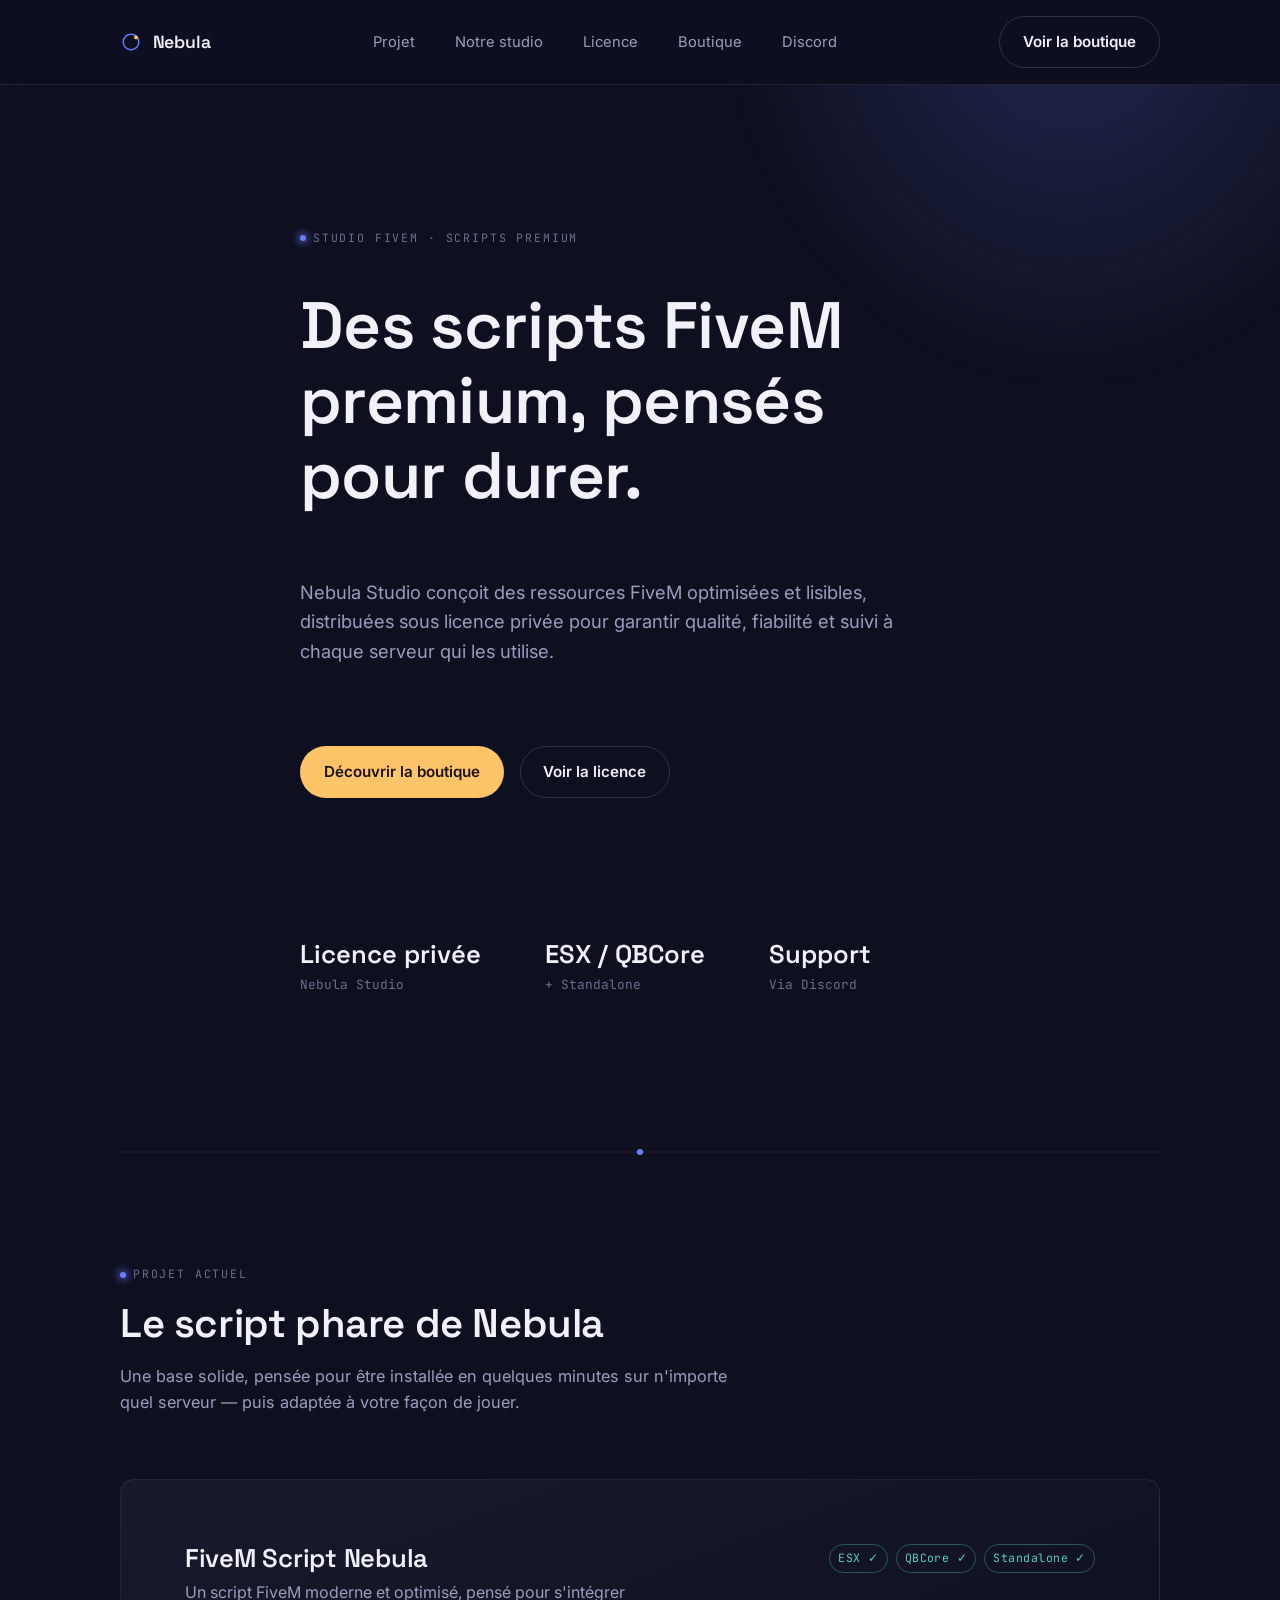
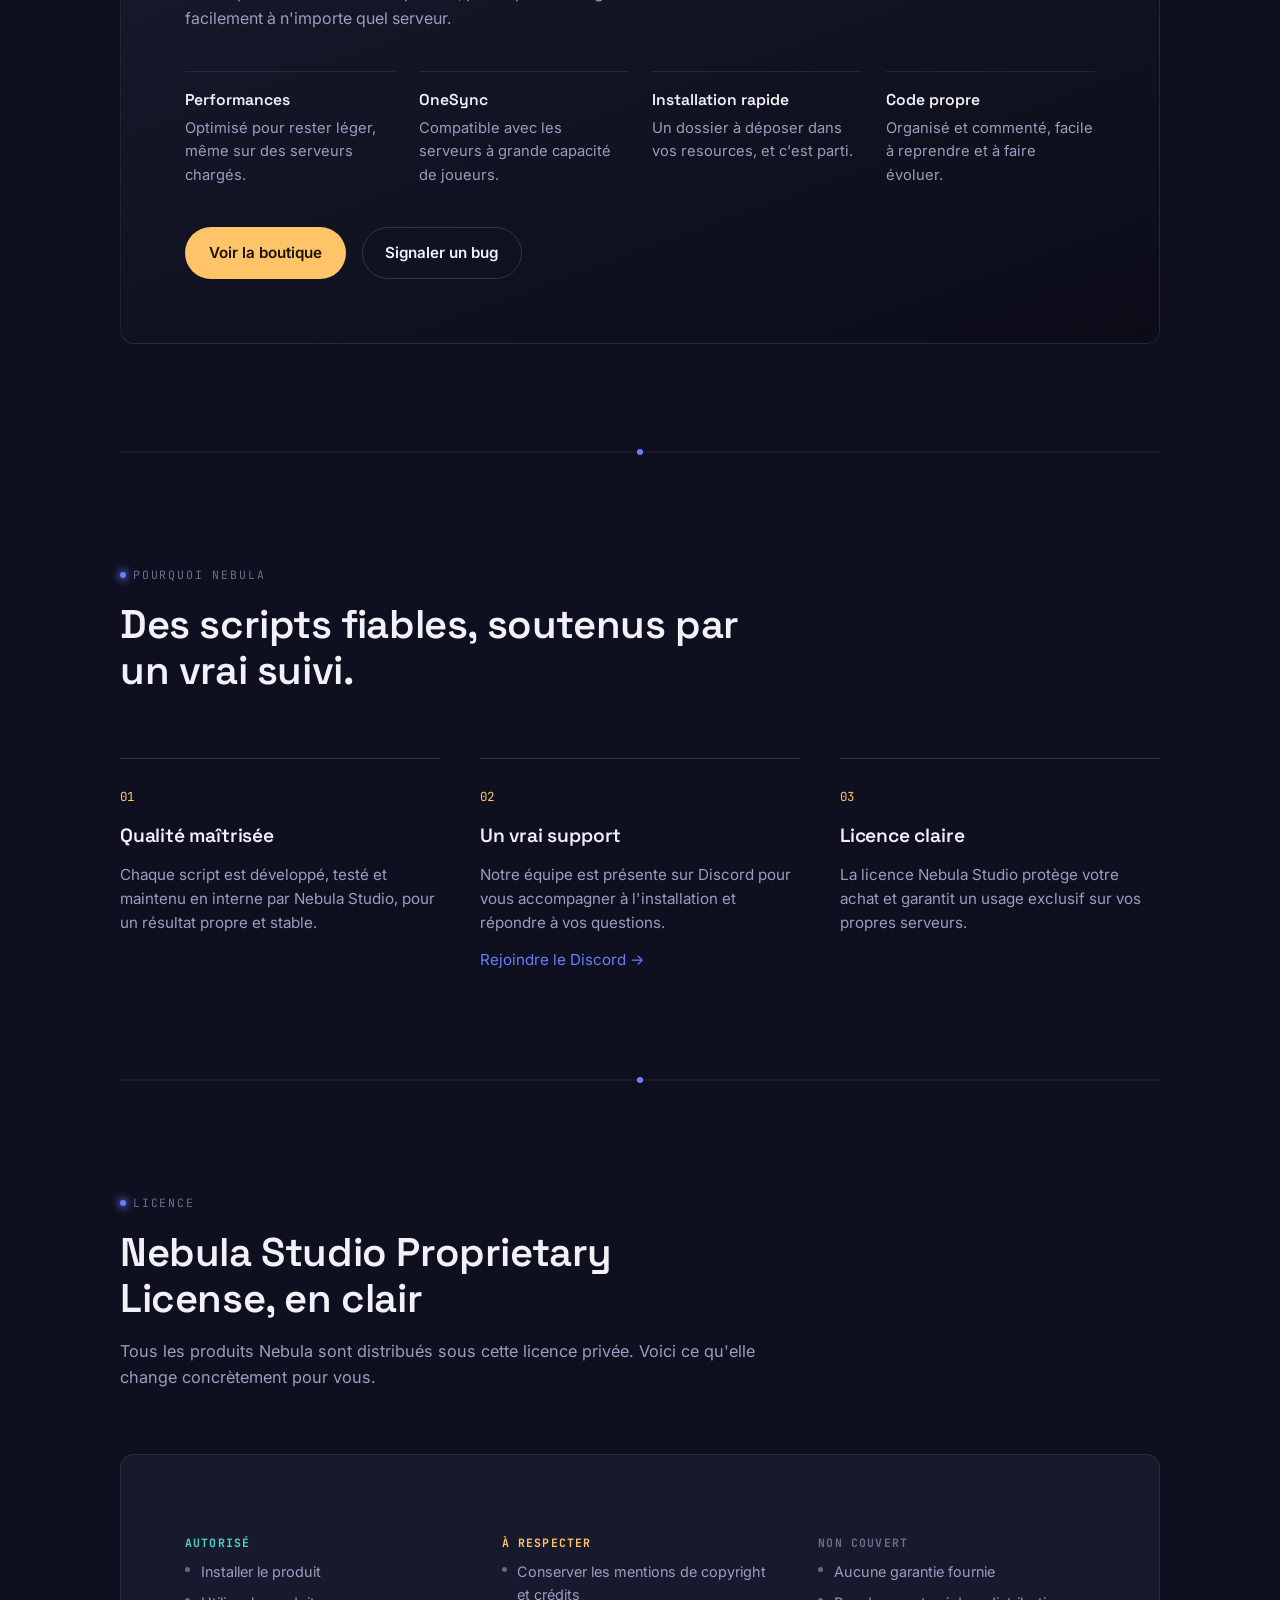
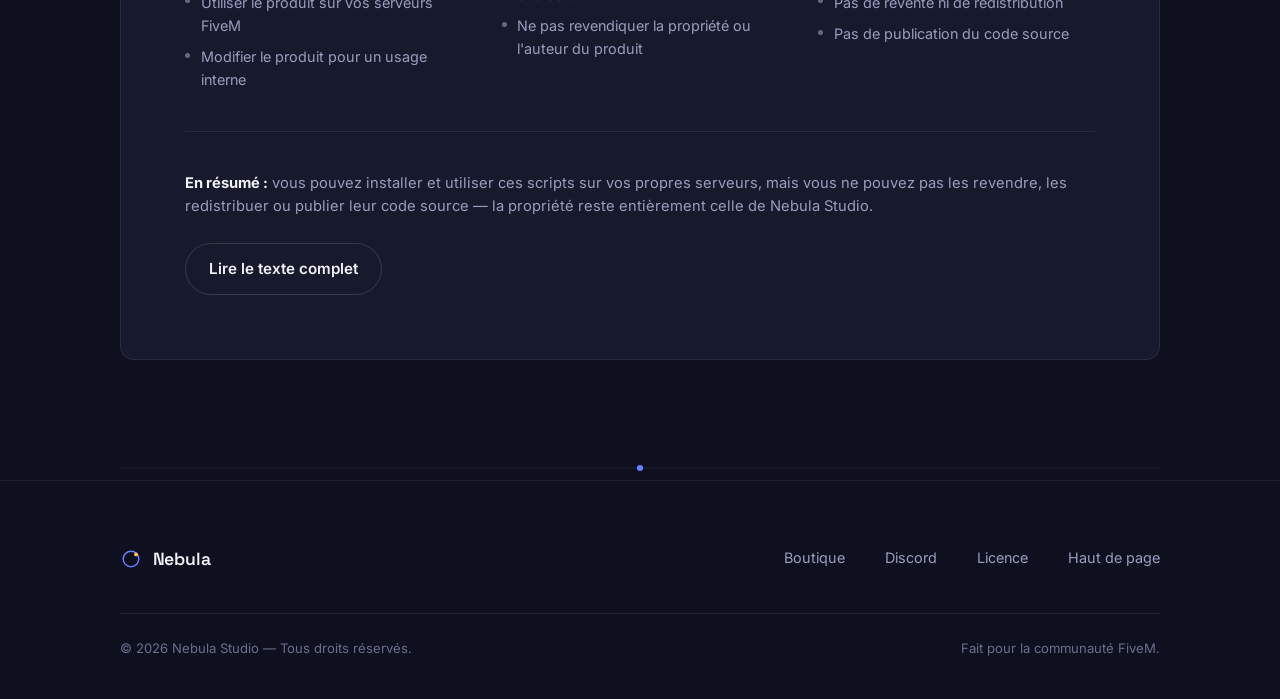
<file: index.html>
<!DOCTYPE html>
<html lang="fr">
<head>
<meta charset="UTF-8">
<meta name="viewport" content="width=device-width, initial-scale=1.0">
<title>Nebula — Scripts FiveM premium</title>
<meta name="description" content="Nebula Studio développe des scripts FiveM premium, optimisés et distribués sous licence privée.">
<link rel="stylesheet" href="style.css">
</head>
<script src="main.js"></script>
<body>

<nav class="nav">
  <div class="wrap">
    <a href="#top" class="brand">
      <svg class="brand-mark" viewBox="0 0 24 24" aria-hidden="true">
        <circle cx="12" cy="12" r="8.5" fill="none" stroke="#6C7CFF" stroke-width="1.6"/>
        <circle cx="17.5" cy="7" r="2.1" fill="#FFC468"/>
      </svg>
      Nebula
    </a>
    <ul class="nav-links">
      <li><a href="#projet">Projet</a></li>
      <li><a href="#pourquoi">Notre studio</a></li>
      <li><a href="#licence">Licence</a></li>
      <li><a href="boutique.html">Boutique</a></li>
      <li><a href="https://discord.gg/nBd8UN7vT" target="_blank" rel="noopener">Discord</a></li>
    </ul>
    <div class="nav-actions">
      <a class="btn btn-ghost" href="boutique.html">Voir la boutique</a>
    </div>
    <button class="nav-toggle" aria-label="Menu">☰</button>
  </div>
</nav>

<header class="hero" id="top">
  <div class="hero-field" aria-hidden="true"></div>
  <div class="wrap hero-inner">
    <span class="eyebrow">Studio FiveM · Scripts premium</span>
    <h1>Des scripts FiveM premium, pensés pour durer.</h1>
    <p class="lede">Nebula Studio conçoit des ressources FiveM optimisées et lisibles, distribuées sous licence privée pour garantir qualité, fiabilité et suivi à chaque serveur qui les utilise.</p>
    <div class="cta-row">
      <a class="btn btn-primary" href="boutique.html">Découvrir la boutique</a>
      <a class="btn btn-ghost" href="#licence">Voir la licence</a>
    </div>
    <div class="hero-meta">
      <div><strong>Licence privée</strong>Nebula Studio</div>
      <div><strong>ESX / QBCore</strong>+ Standalone</div>
      <div><strong>Support</strong>Via Discord</div>
    </div>
  </div>
</header>

<div class="wrap">
  <div class="constellation" aria-hidden="true">
    <svg viewBox="0 0 1000 24" preserveAspectRatio="none">
      <line class="line" x1="0" y1="12" x2="1000" y2="12"/>
      <circle class="node" cx="500" cy="12" r="3"/>
    </svg>
  </div>
</div>

<section id="projet">
  <div class="wrap">
    <div class="section-head">
      <span class="eyebrow">Projet actuel</span>
      <h2>Le script phare de Nebula</h2>
      <p>Une base solide, pensée pour être installée en quelques minutes sur n'importe quel serveur — puis adaptée à votre façon de jouer.</p>
    </div>

    <div class="project-card">
      <div class="project-top">
        <div>
          <h3>FiveM Script Nebula</h3>
          <p class="project-tagline">Un script FiveM moderne et optimisé, pensé pour s'intégrer facilement à n'importe quel serveur.</p>
        </div>
        <div class="badge-row">
          <span class="badge ok">ESX ✓</span>
          <span class="badge ok">QBCore ✓</span>
          <span class="badge ok">Standalone ✓</span>
        </div>
      </div>

      <div class="feature-grid">
        <div class="feature"><strong>Performances</strong>Optimisé pour rester léger, même sur des serveurs chargés.</div>
        <div class="feature"><strong>OneSync</strong>Compatible avec les serveurs à grande capacité de joueurs.</div>
        <div class="feature"><strong>Installation rapide</strong>Un dossier à déposer dans vos resources, et c'est parti.</div>
        <div class="feature"><strong>Code propre</strong>Organisé et commenté, facile à reprendre et à faire évoluer.</div>
      </div>

      <div class="project-actions">
        <a class="btn btn-primary" href="boutique.html">Voir la boutique</a>
        <a class="btn btn-ghost" href="https://discord.gg/nBd8UN7vT" target="_blank" rel="noopener">Signaler un bug</a>
      </div>
    </div>
  </div>
</section>

<div class="wrap">
  <div class="constellation" aria-hidden="true">
    <svg viewBox="0 0 1000 24" preserveAspectRatio="none">
      <line class="line" x1="0" y1="12" x2="1000" y2="12"/>
      <circle class="node" cx="500" cy="12" r="3"/>
    </svg>
  </div>
</div>

<section id="pourquoi">
  <div class="wrap">
    <div class="section-head">
      <span class="eyebrow">Pourquoi Nebula</span>
      <h2>Des scripts fiables, soutenus par un vrai suivi.</h2>
    </div>
    <div class="values-grid">
      <div class="value-card">
        <span class="num">01</span>
        <h3>Qualité maîtrisée</h3>
        <p>Chaque script est développé, testé et maintenu en interne par Nebula Studio, pour un résultat propre et stable.</p>
      </div>
      <div class="value-card">
        <span class="num">02</span>
        <h3>Un vrai support</h3>
        <p>Notre équipe est présente sur Discord pour vous accompagner à l'installation et répondre à vos questions.</p>
        <p style="margin-top: 0.8em;"><a class="text-link" href="https://discord.gg/nBd8UN7vT" target="_blank" rel="noopener">Rejoindre le Discord →</a></p>
      </div>
      <div class="value-card">
        <span class="num">03</span>
        <h3>Licence claire</h3>
        <p>La licence Nebula Studio protège votre achat et garantit un usage exclusif sur vos propres serveurs.</p>
      </div>
    </div>
  </div>
</section>

<div class="wrap">
  <div class="constellation" aria-hidden="true">
    <svg viewBox="0 0 1000 24" preserveAspectRatio="none">
      <line class="line" x1="0" y1="12" x2="1000" y2="12"/>
      <circle class="node" cx="500" cy="12" r="3"/>
    </svg>
  </div>
</div>

<section id="licence">
  <div class="wrap">
    <div class="section-head">
      <span class="eyebrow">Licence</span>
      <h2>Nebula Studio Proprietary License, en clair</h2>
      <p>Tous les produits Nebula sont distribués sous cette licence privée. Voici ce qu'elle change concrètement pour vous.</p>
    </div>

    <div class="license-panel">
      <div class="license-cols">
        <div class="license-col permissions">
          <h4>Autorisé</h4>
          <ul>
            <li>Installer le produit</li>
            <li>Utiliser le produit sur vos serveurs FiveM</li>
            <li>Modifier le produit pour un usage interne</li>
          </ul>
        </div>
        <div class="license-col conditions">
          <h4>À respecter</h4>
          <ul>
            <li>Conserver les mentions de copyright et crédits</li>
            <li>Ne pas revendiquer la propriété ou l'auteur du produit</li>
          </ul>
        </div>
        <div class="license-col limitations">
          <h4>Non couvert</h4>
          <ul>
            <li>Aucune garantie fournie</li>
            <li>Pas de revente ni de redistribution</li>
            <li>Pas de publication du code source</li>
          </ul>
        </div>
      </div>
      <div class="license-note">
        <p><strong>En résumé :</strong> vous pouvez installer et utiliser ces scripts sur vos propres serveurs, mais vous ne pouvez pas les revendre, les redistribuer ou publier leur code source — la propriété reste entièrement celle de Nebula Studio.</p>
        <div class="project-actions" style="margin-top: 1.5rem;">
          <a class="btn btn-ghost" href="license.html">Lire le texte complet</a>
        </div>
      </div>
    </div>
  </div>
</section>

<div class="wrap">
  <div class="constellation" aria-hidden="true">
    <svg viewBox="0 0 1000 24" preserveAspectRatio="none">
      <line class="line" x1="0" y1="12" x2="1000" y2="12"/>
      <circle class="node" cx="500" cy="12" r="3"/>
    </svg>
  </div>
</div>

<footer>
  <div class="wrap">
    <div class="footer-top">
      <a href="#top" class="brand">
        <svg class="brand-mark" viewBox="0 0 24 24" aria-hidden="true">
          <circle cx="12" cy="12" r="8.5" fill="none" stroke="#6C7CFF" stroke-width="1.6"/>
          <circle cx="17.5" cy="7" r="2.1" fill="#FFC468"/>
        </svg>
        Nebula
      </a>
      <ul class="footer-links">
        <li><a href="boutique.html">Boutique</a></li>
        <li><a href="https://discord.gg/nBd8UN7vT" target="_blank" rel="noopener">Discord</a></li>
        <li><a href="#licence">Licence</a></li>
        <li><a href="#top">Haut de page</a></li>
      </ul>
    </div>
    <div class="footer-bottom">
      <span>© 2026 Nebula Studio — Tous droits réservés.</span>
      <span>Fait pour la communauté FiveM.</span>
    </div>
  </div>
</footer>

<script src="main.js"></script>
</body>
</html>
</file>
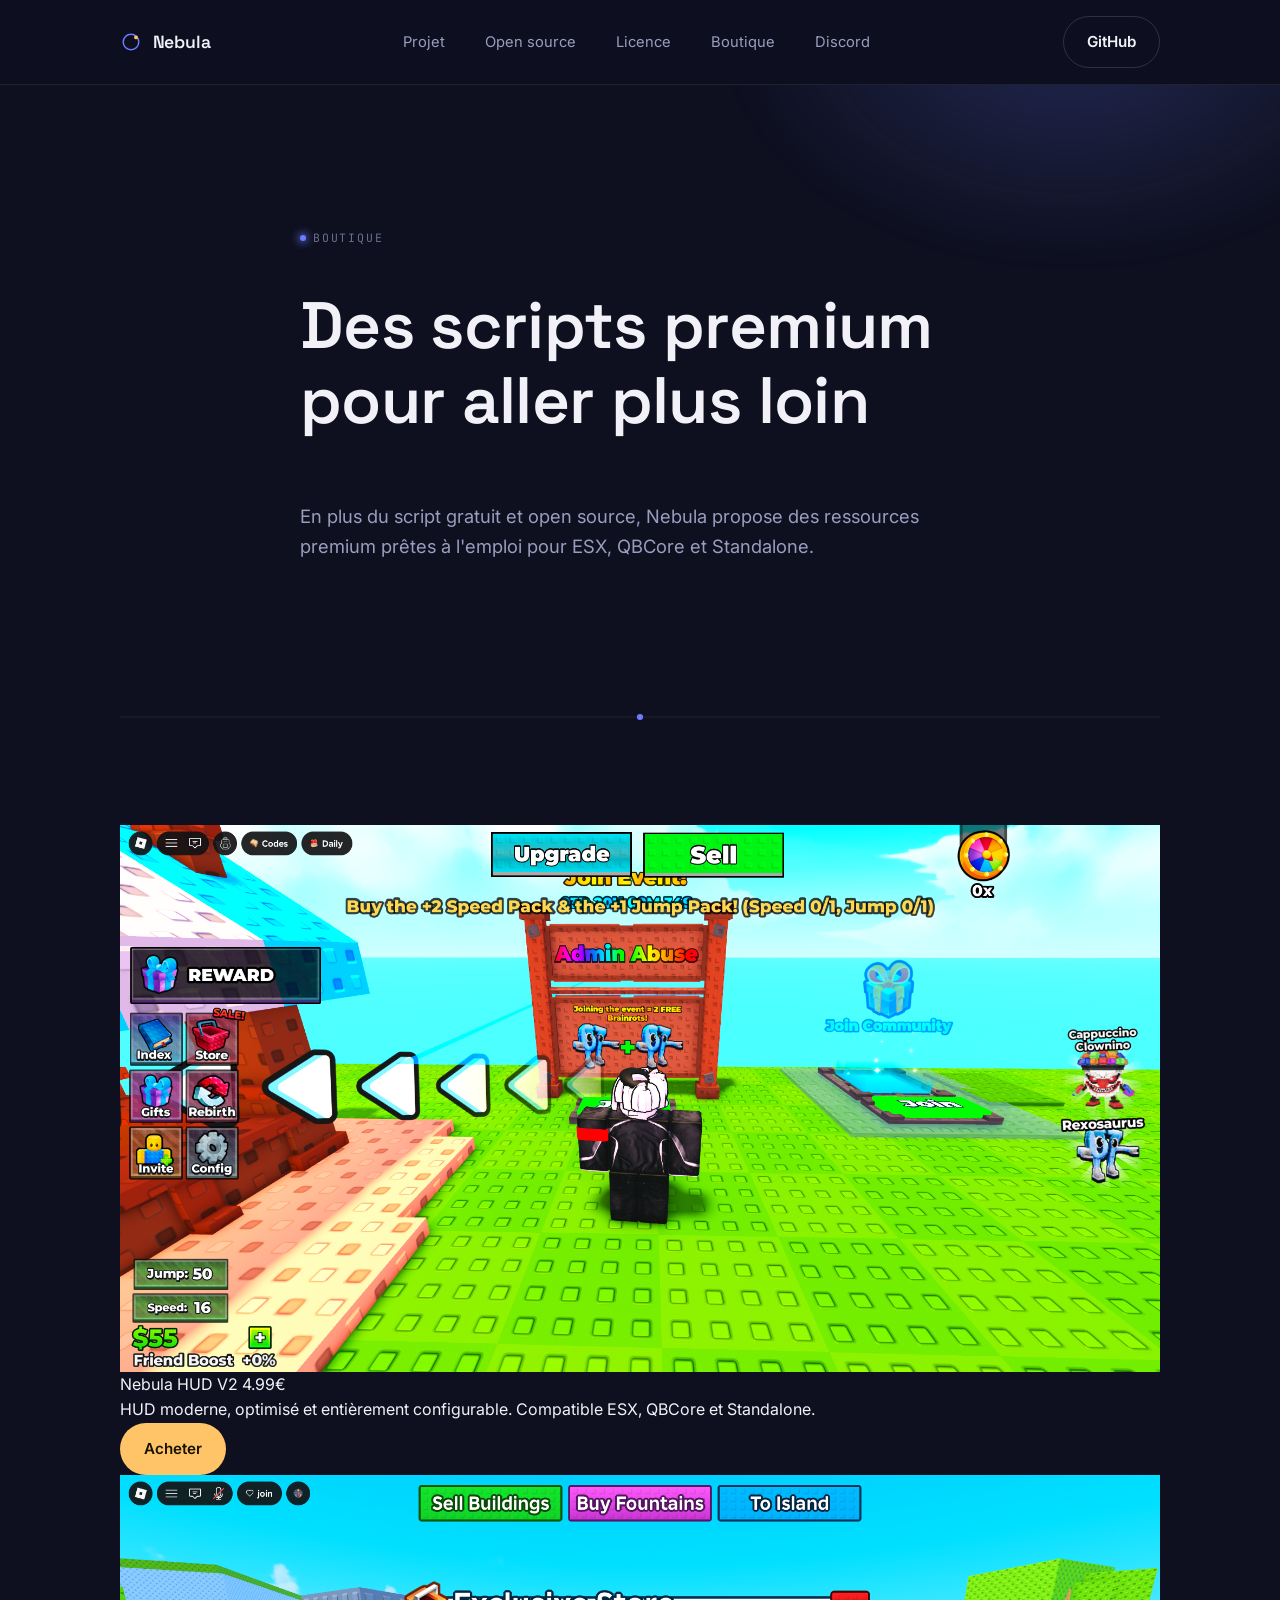
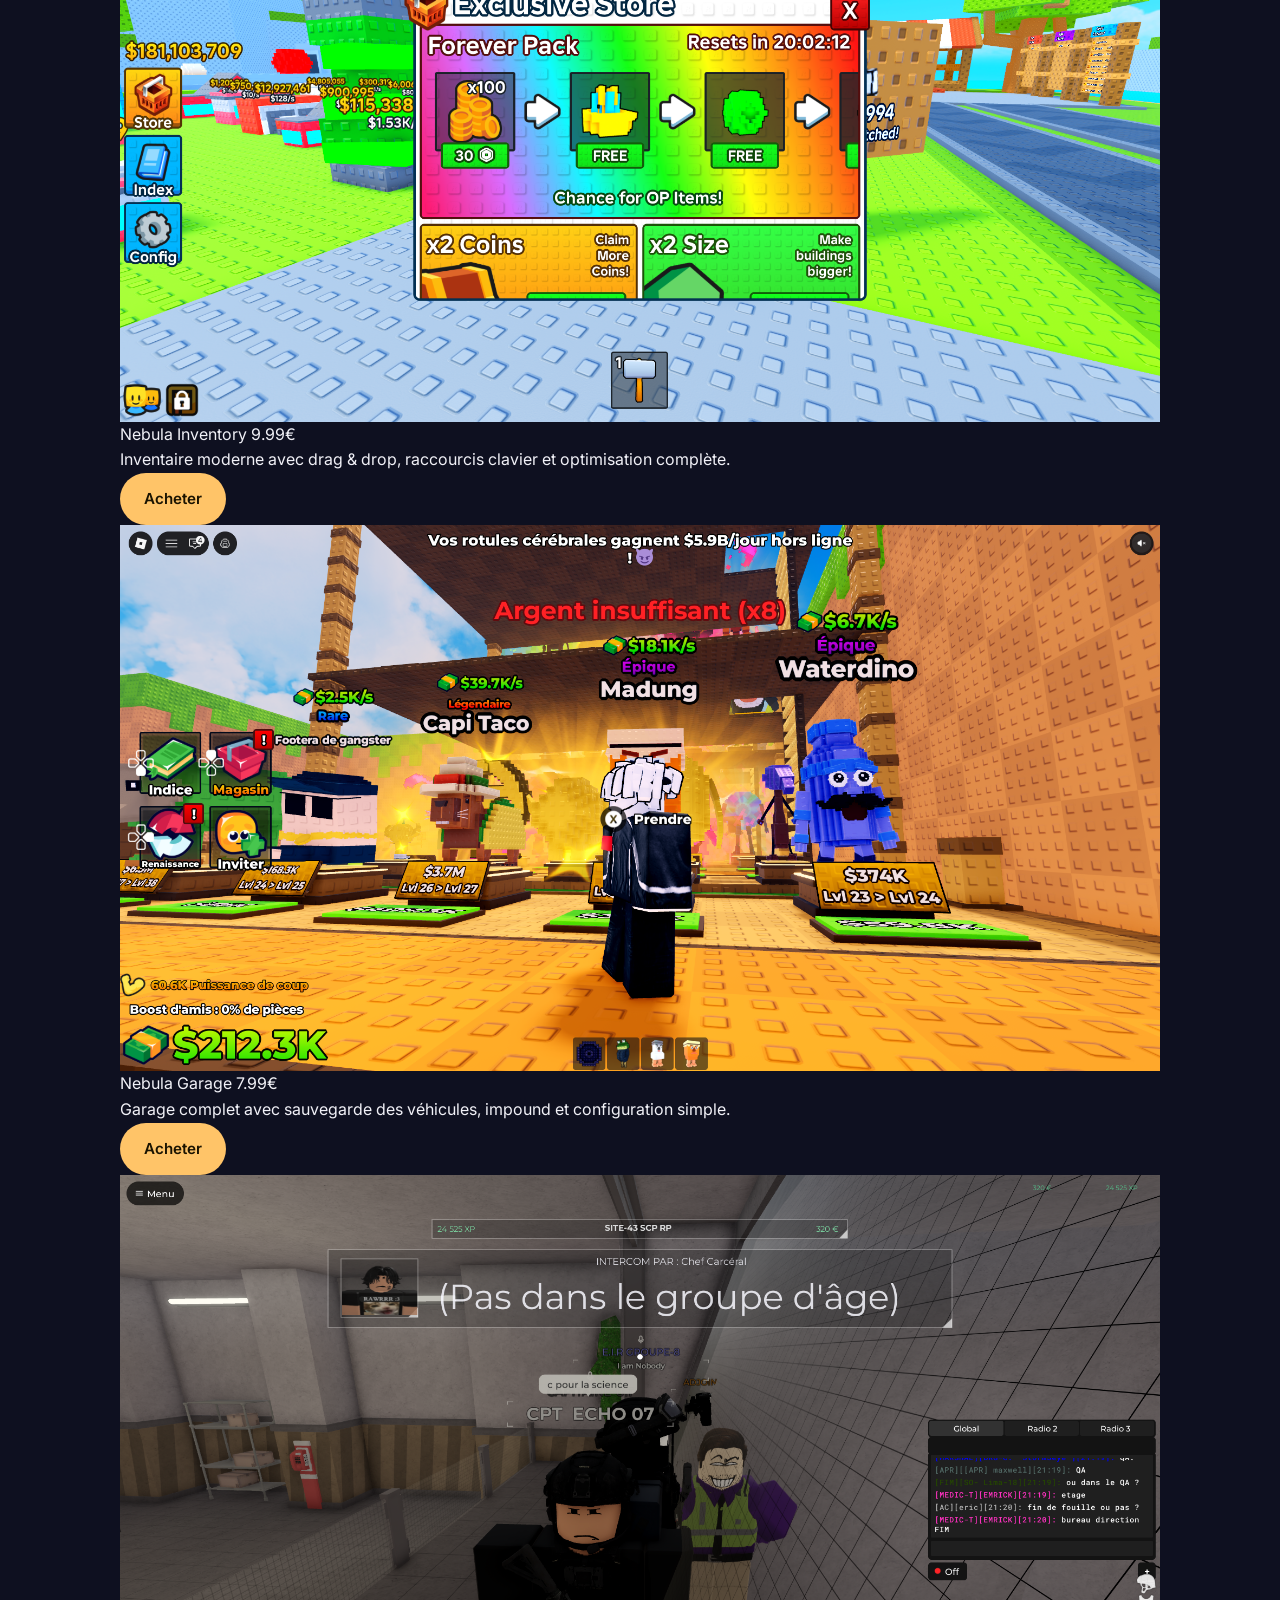
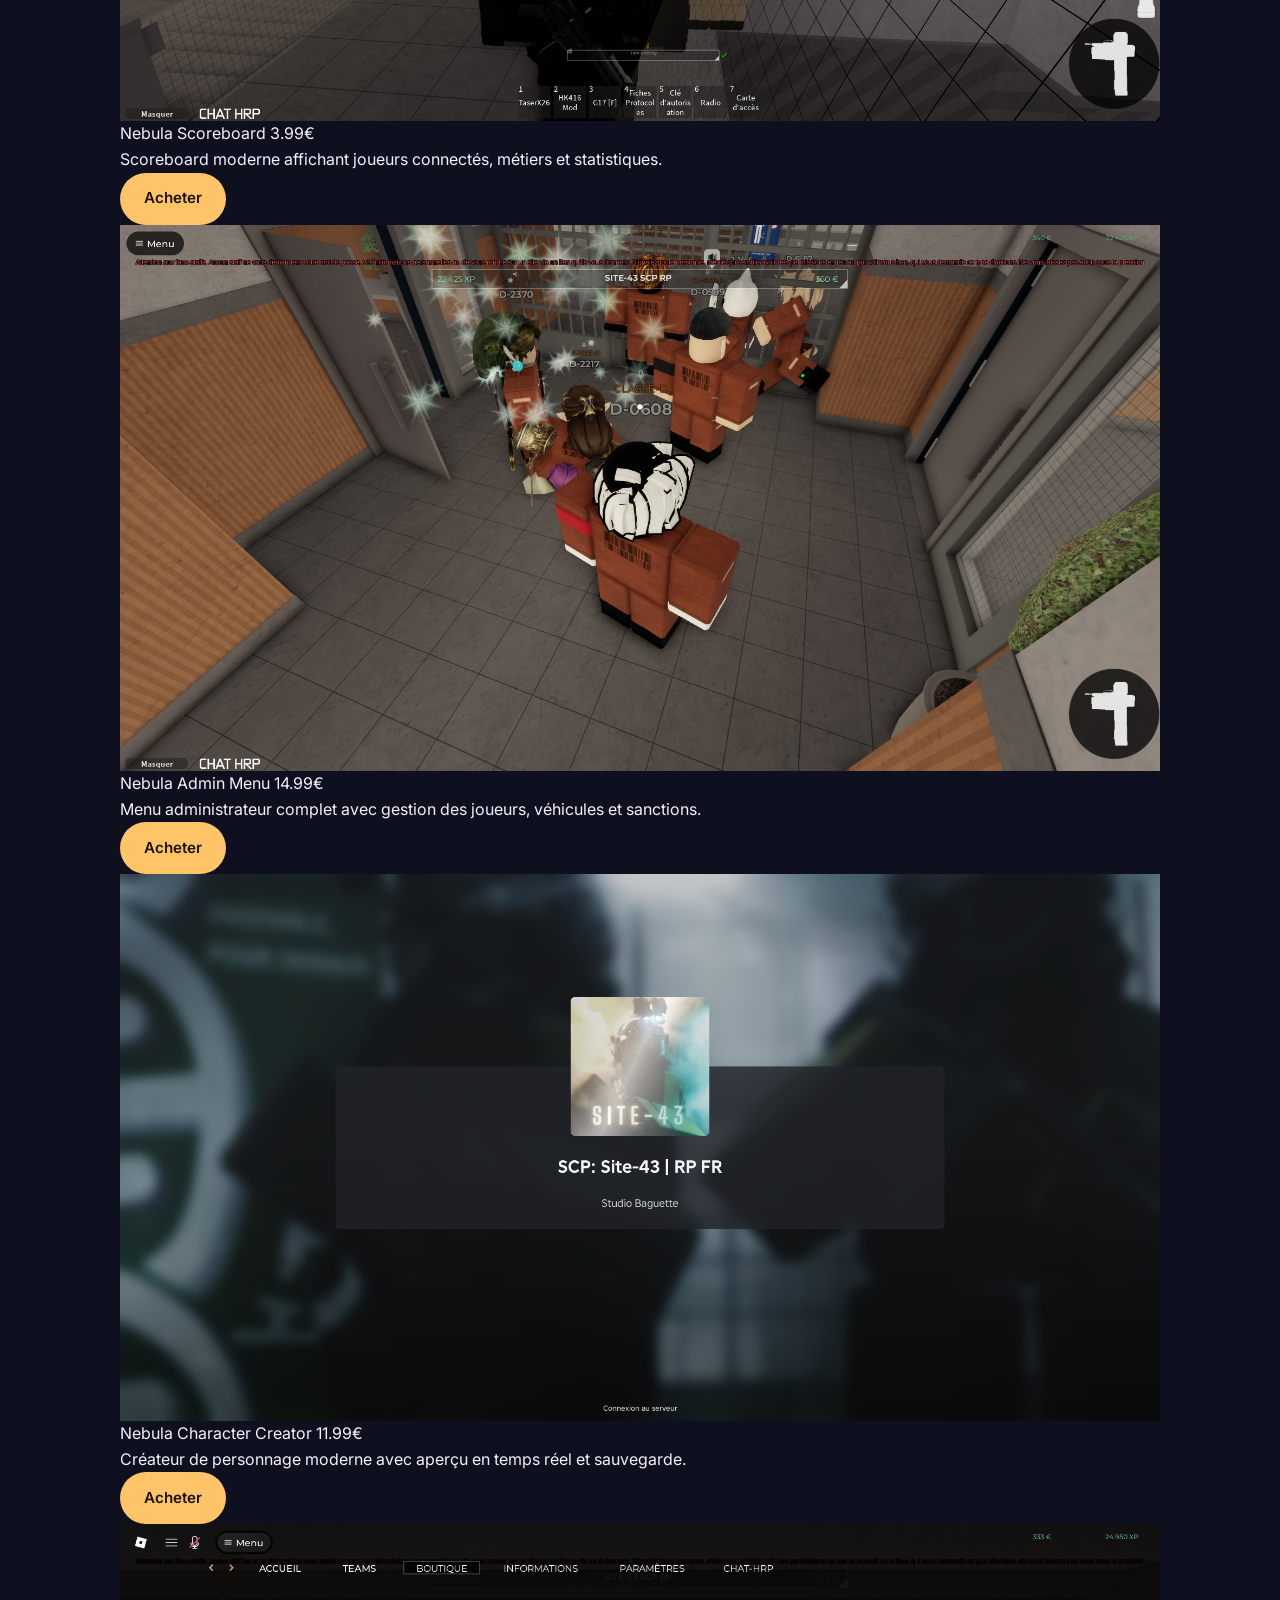
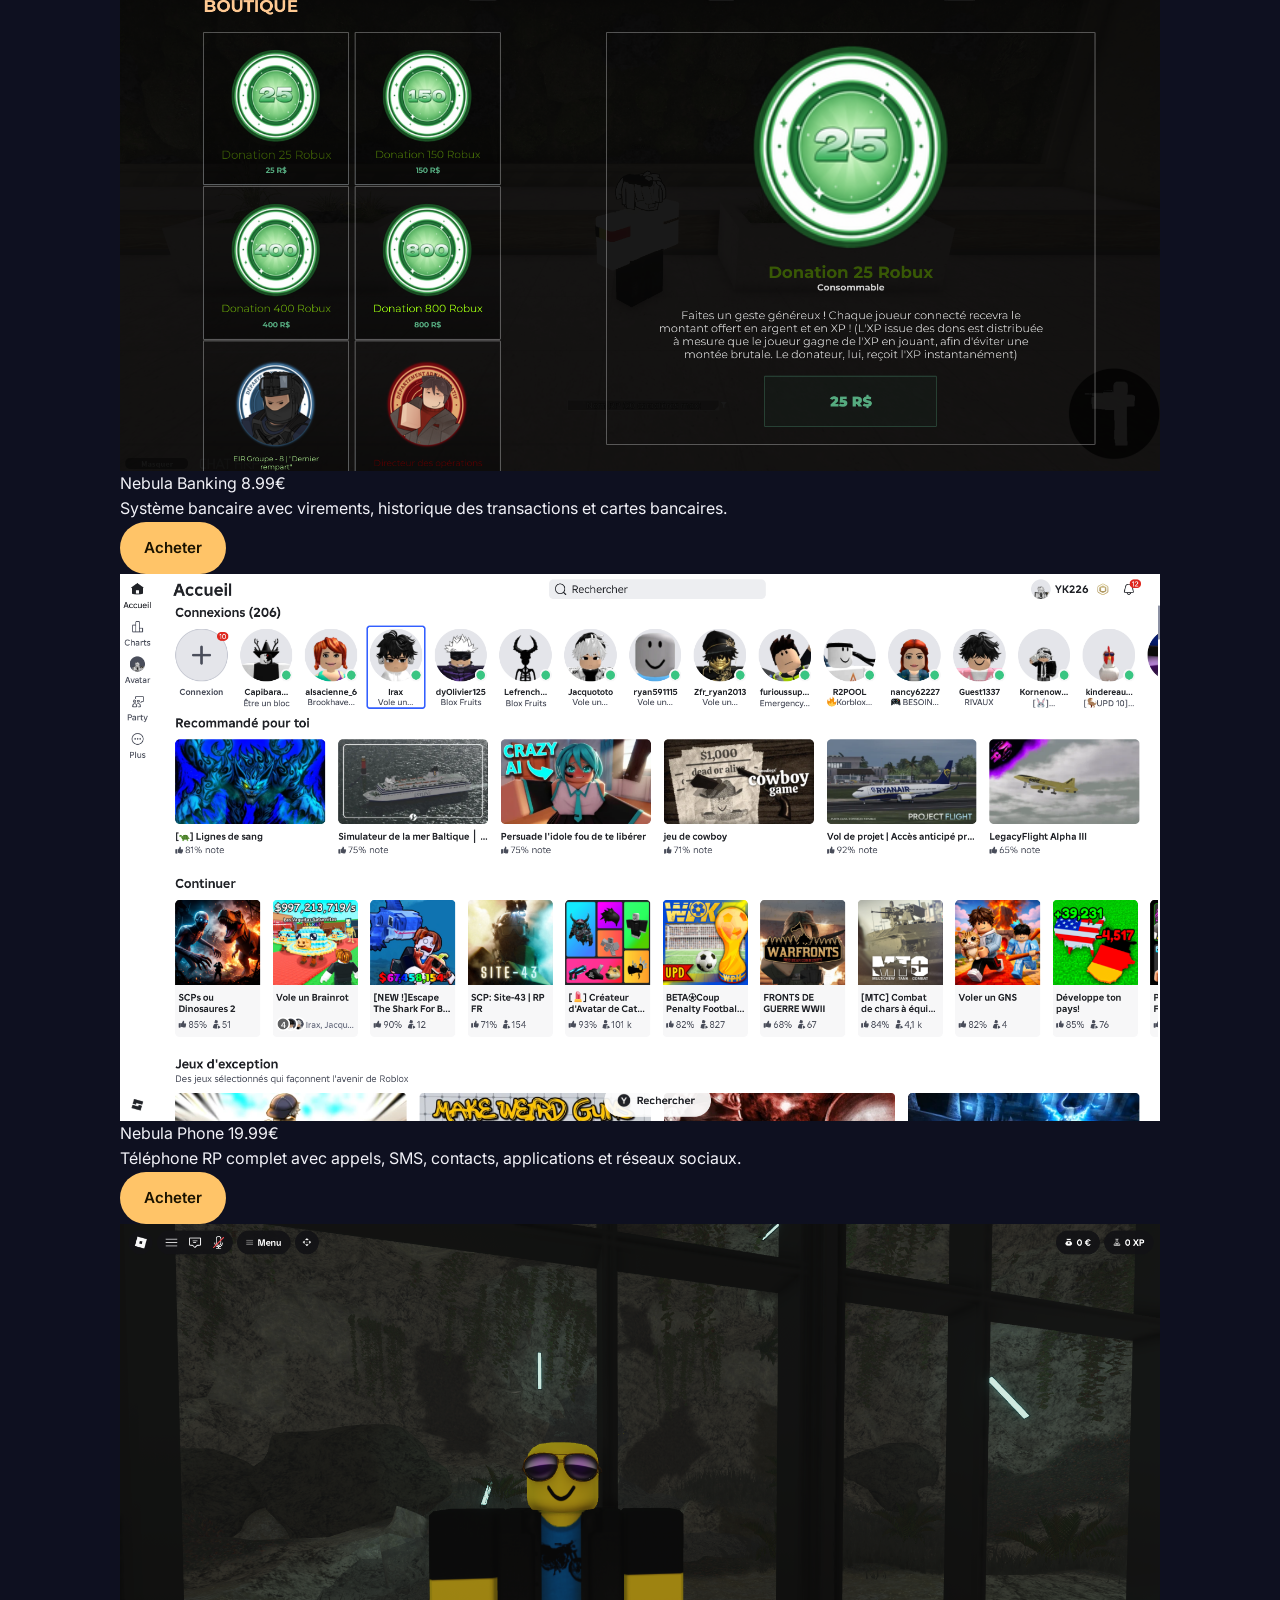
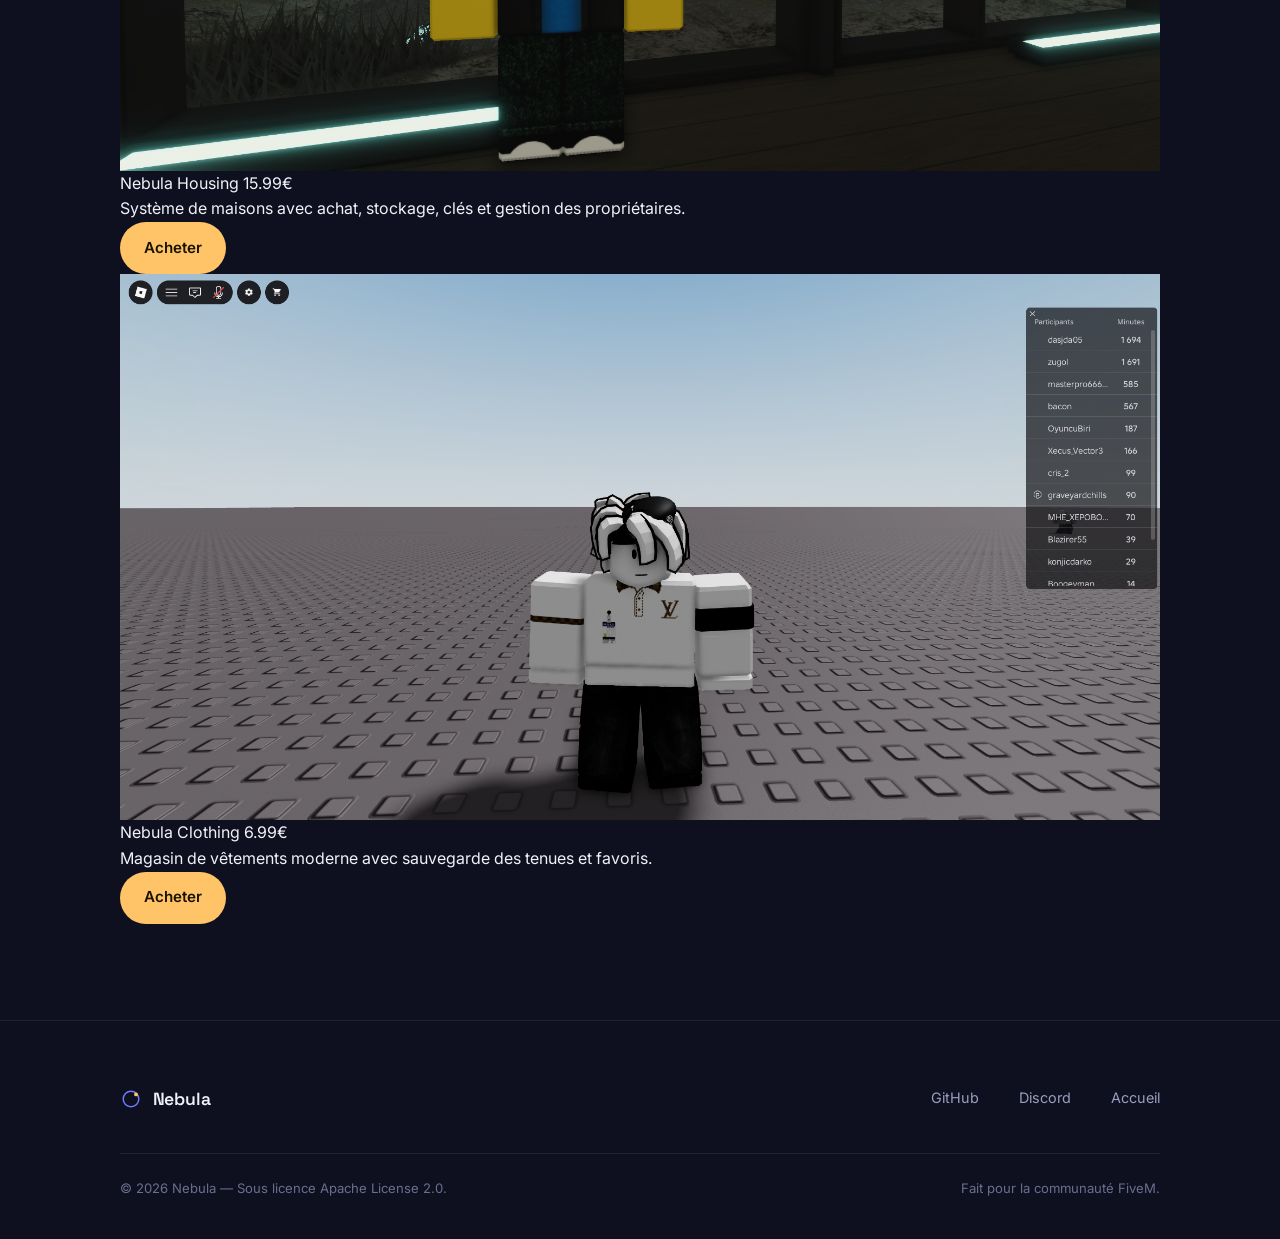
<file: boutique (1).html>
<!DOCTYPE html>
<html lang="fr">
<head>
<meta charset="UTF-8">
<meta name="viewport" content="width=device-width, initial-scale=1.0">
<title>Boutique — Nebula</title>
<meta name="description" content="Scripts FiveM premium Nebula : HUD, inventaire, garage, téléphone et plus encore.">
<link rel="stylesheet" href="style.css">
</head>
<script src="products.js"></script>
<script src="main.js"></script>
<body>

<nav class="nav">
  <div class="wrap">
    <a href="index.html" class="brand">
      <svg class="brand-mark" viewBox="0 0 24 24" aria-hidden="true">
        <circle cx="12" cy="12" r="8.5" fill="none" stroke="#6C7CFF" stroke-width="1.6"/>
        <circle cx="17.5" cy="7" r="2.1" fill="#FFC468"/>
      </svg>
      Nebula
    </a>
    <ul class="nav-links">
      <li><a href="index.html#projet">Projet</a></li>
      <li><a href="index.html#pourquoi">Open source</a></li>
      <li><a href="index.html#licence">Licence</a></li>
      <li><a href="boutique.html">Boutique</a></li>
      <li><a href="https://discord.gg/nBd8UN7vT" target="_blank" rel="noopener">Discord</a></li>
    </ul>
    <div class="nav-actions">
      <a class="btn btn-ghost" href="https://github.com/ykpro3838-eng/Nebula-Fivem" target="_blank" rel="noopener">GitHub</a>
    </div>
    <button class="nav-toggle" aria-label="Menu">☰</button>
  </div>
</nav>

<header class="hero">
  <div class="hero-field" aria-hidden="true"></div>
  <div class="wrap hero-inner">
    <span class="eyebrow">Boutique</span>
    <h1>Des scripts premium pour aller plus loin</h1>
    <p class="lede">En plus du script gratuit et open source, Nebula propose des ressources premium prêtes à l'emploi pour ESX, QBCore et Standalone.</p>
  </div>
</header>

<div class="wrap">
  <div class="constellation" aria-hidden="true">
    <svg viewBox="0 0 1000 24" preserveAspectRatio="none">
      <line class="line" x1="0" y1="12" x2="1000" y2="12"/>
      <circle class="node" cx="500" cy="12" r="3"/>
    </svg>
  </div>
</div>

<section id="boutique">
  <div class="wrap">
    <div class="shop-grid" id="shop-grid">
      <!-- Les produits sont générés automatiquement depuis products.js -->
    </div>
  </div>
</section>

<footer>
  <div class="wrap">
    <div class="footer-top">
      <a href="index.html" class="brand">
        <svg class="brand-mark" viewBox="0 0 24 24" aria-hidden="true">
          <circle cx="12" cy="12" r="8.5" fill="none" stroke="#6C7CFF" stroke-width="1.6"/>
          <circle cx="17.5" cy="7" r="2.1" fill="#FFC468"/>
        </svg>
        Nebula
      </a>
      <ul class="footer-links">
        <li><a href="https://github.com/ykpro3838-eng/Nebula-Fivem" target="_blank" rel="noopener">GitHub</a></li>
        <li><a href="https://discord.gg/nBd8UN7vT" target="_blank" rel="noopener">Discord</a></li>
        <li><a href="index.html">Accueil</a></li>
      </ul>
    </div>
    <div class="footer-bottom">
      <span>© 2026 Nebula — Sous licence Apache License 2.0.</span>
      <span>Fait pour la communauté FiveM.</span>
    </div>
  </div>
</footer>

</body>
</html>
</file>
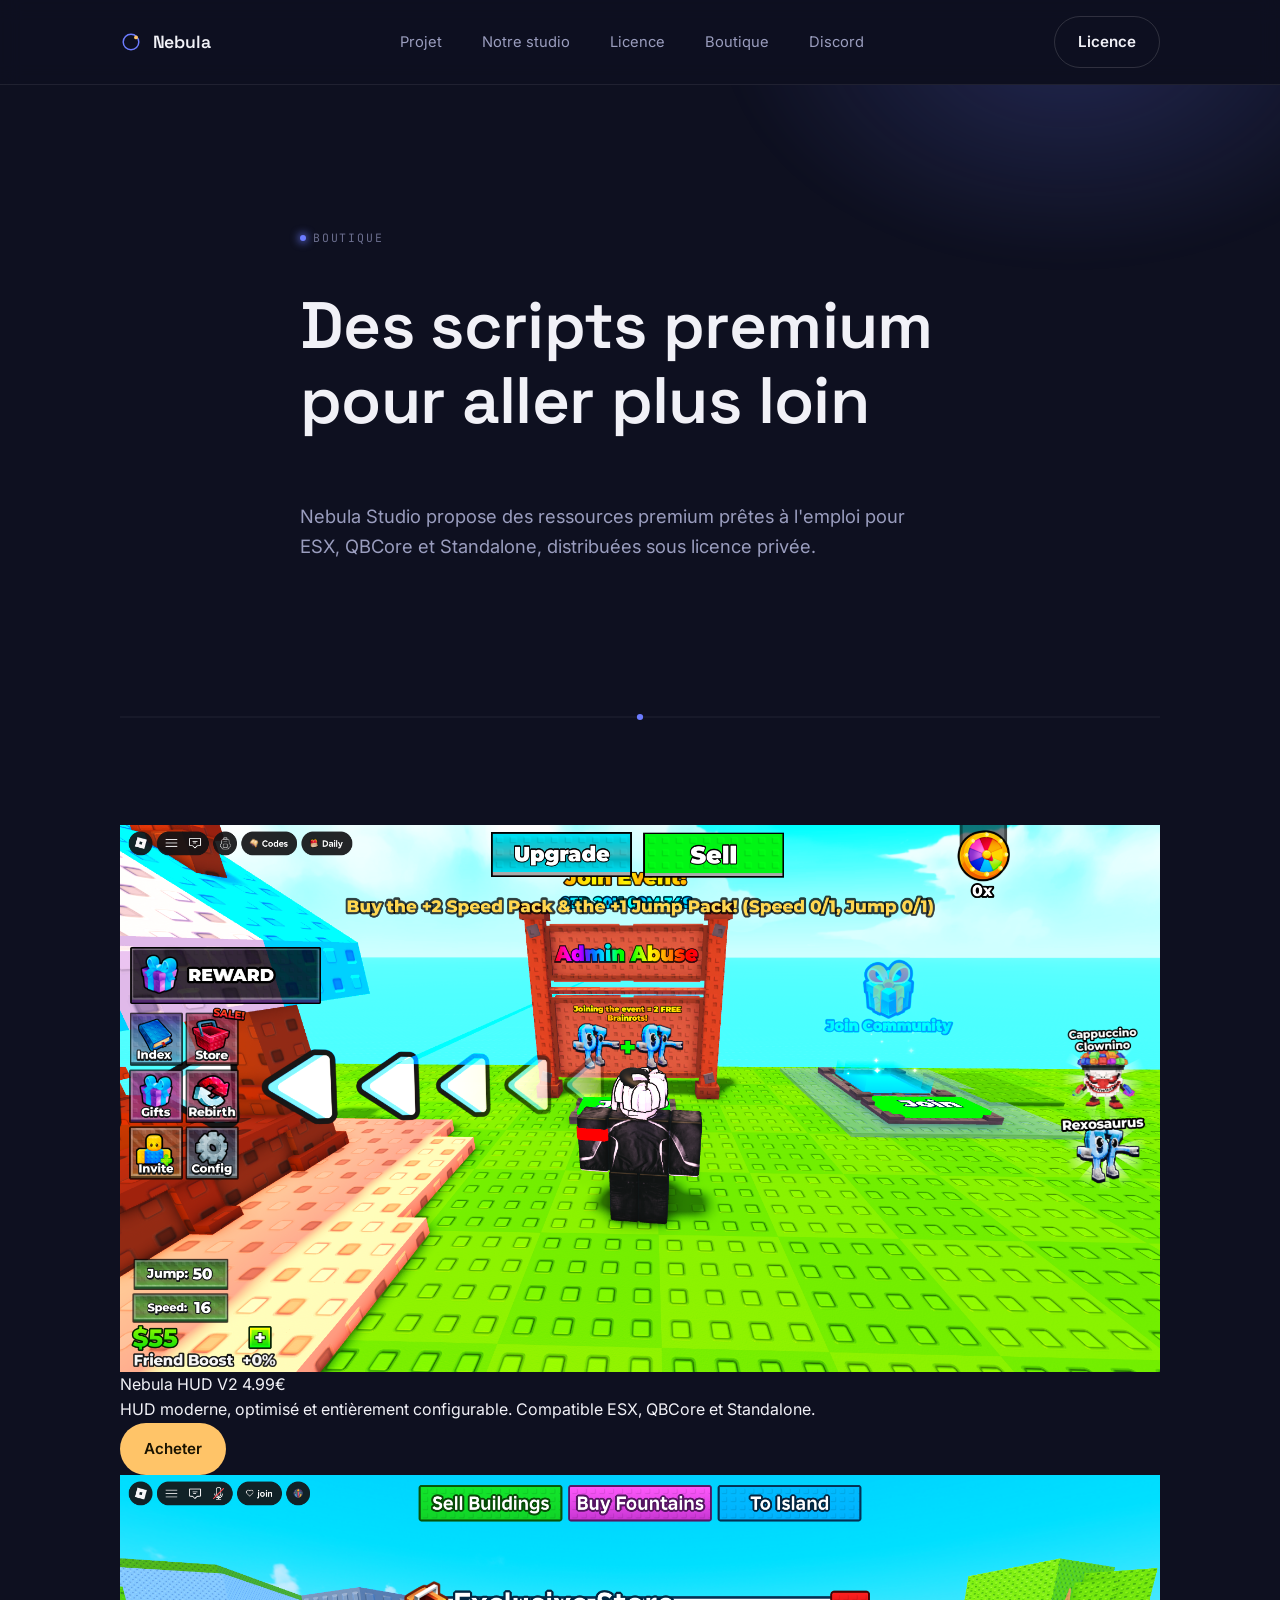
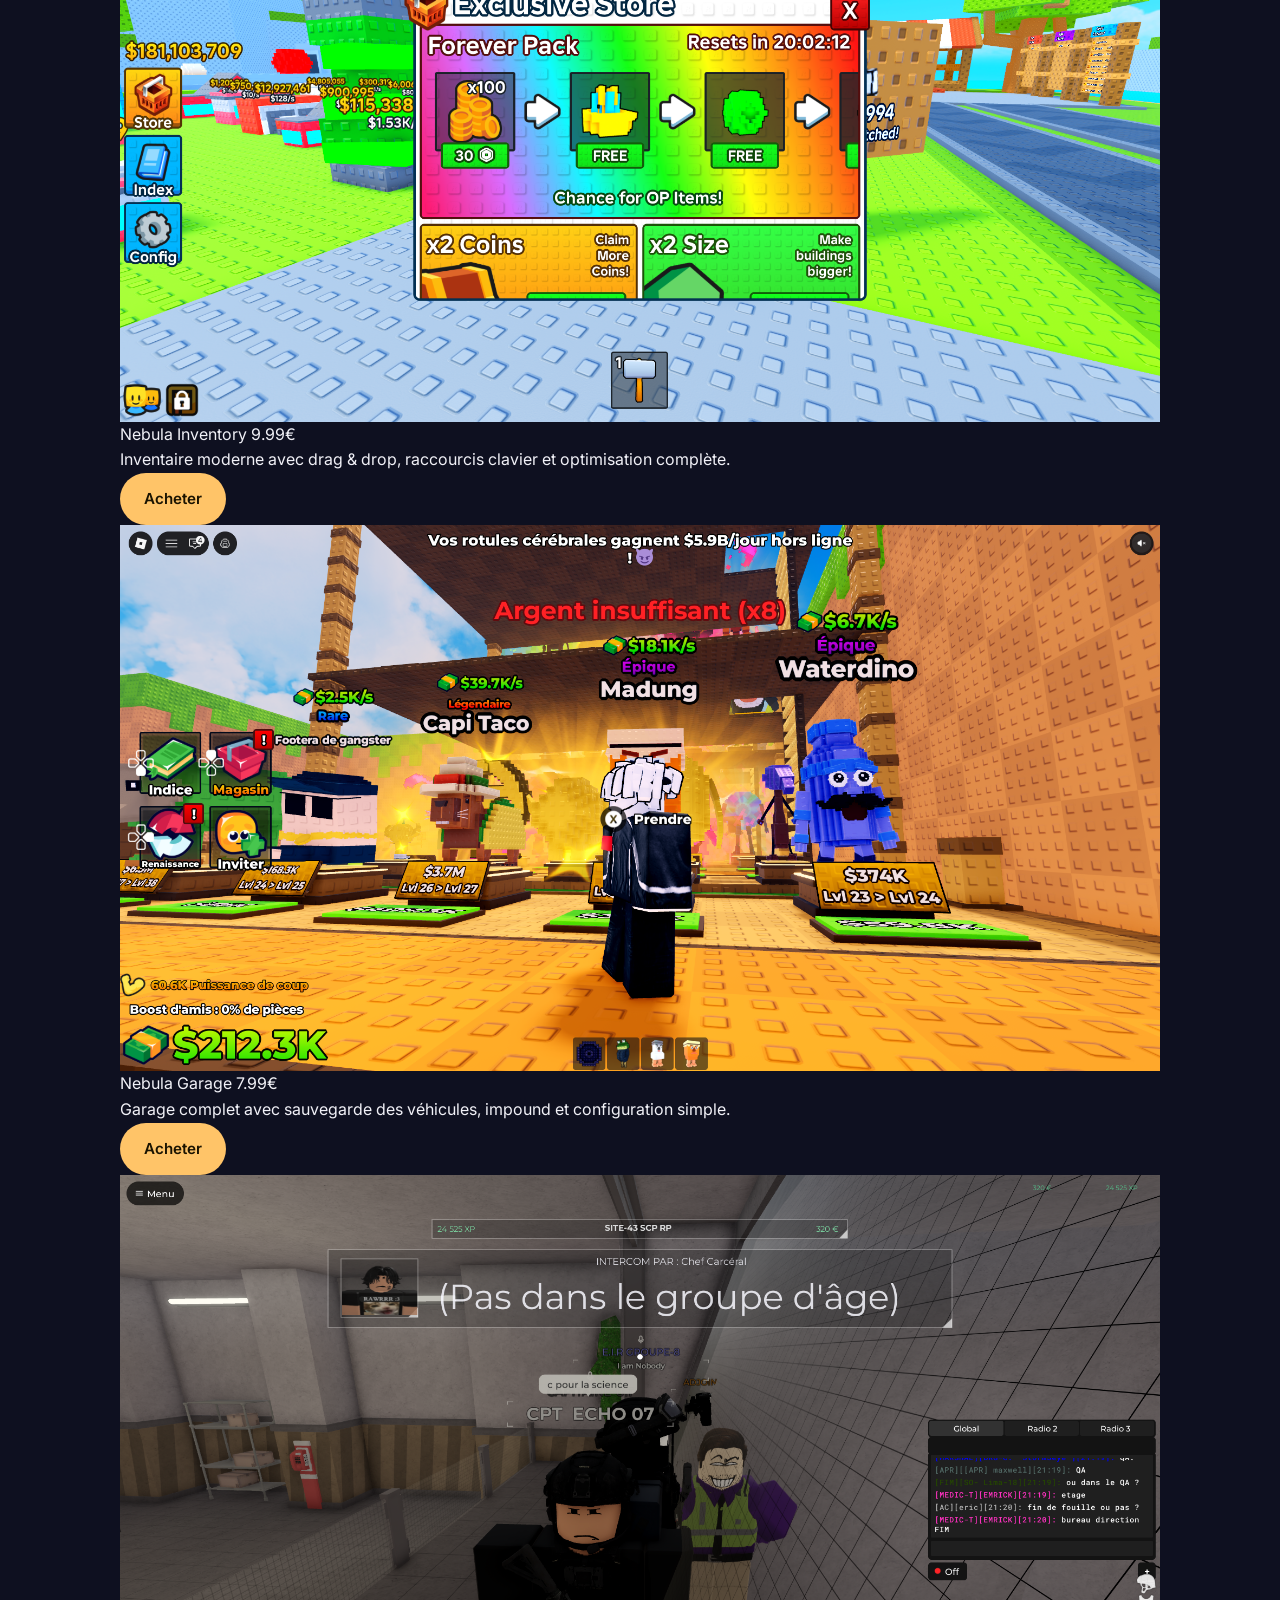
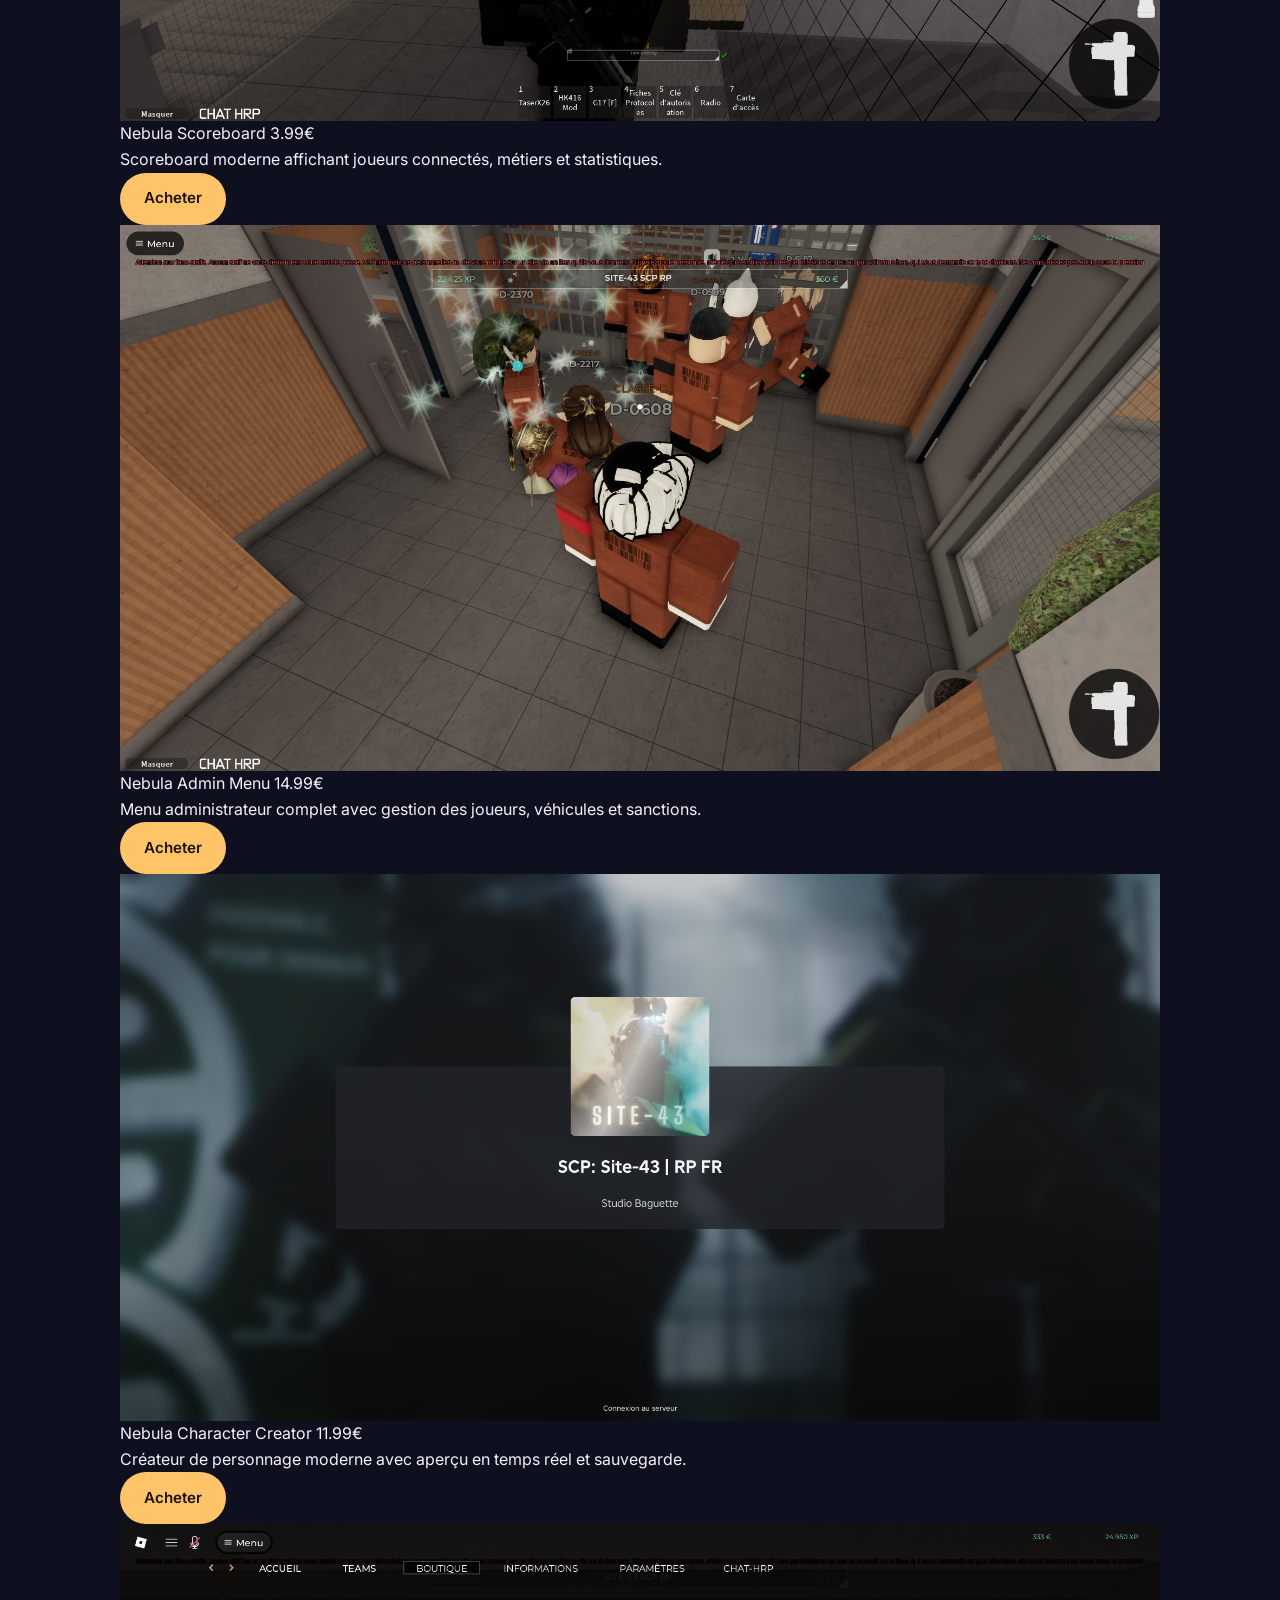
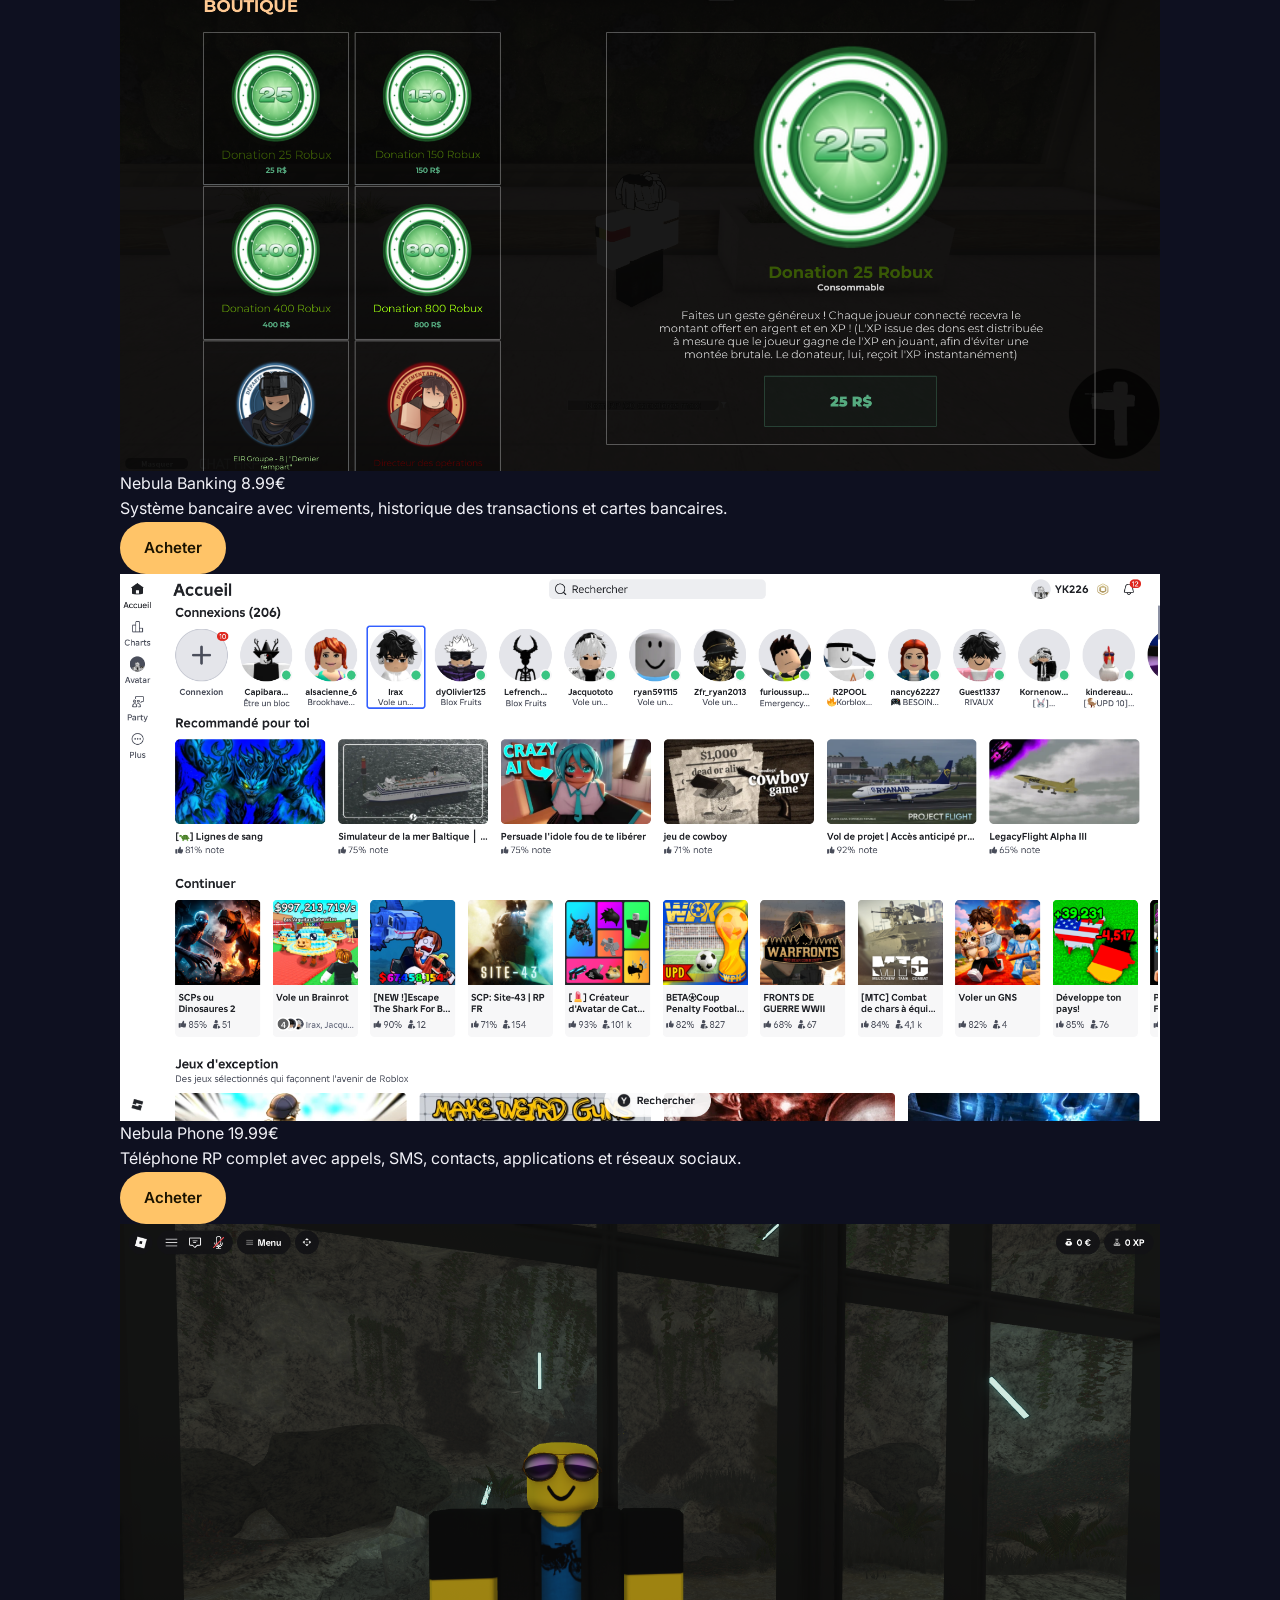
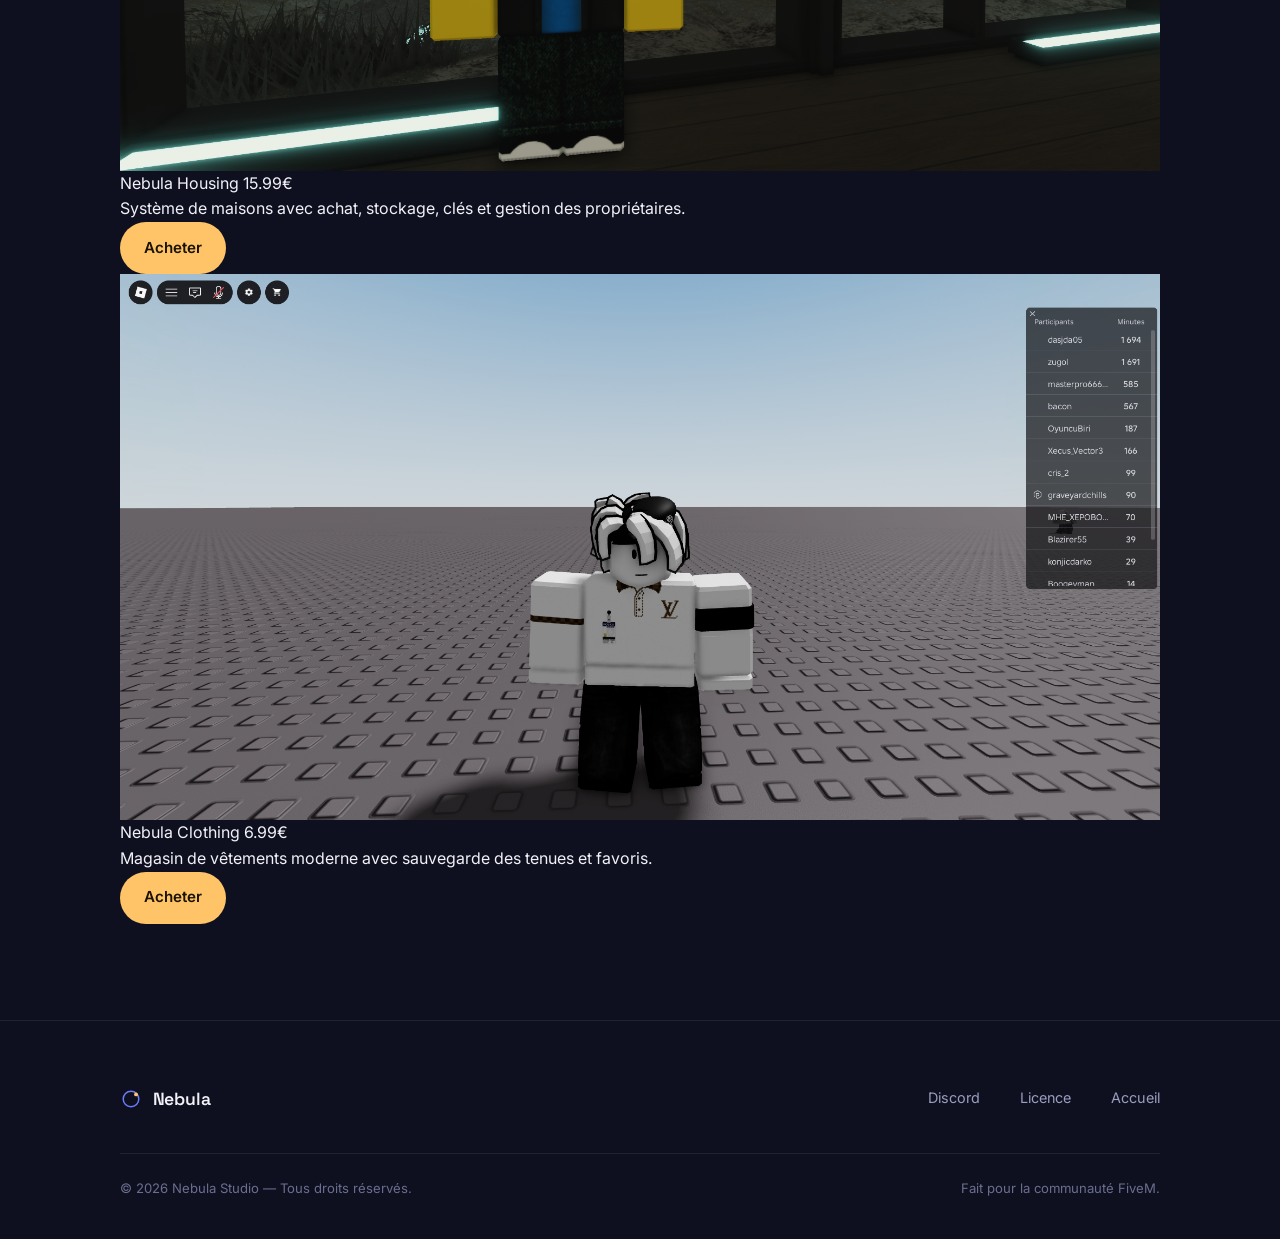
<file: boutique (2).html>
<!DOCTYPE html>
<html lang="fr">
<head>
<meta charset="UTF-8">
<meta name="viewport" content="width=device-width, initial-scale=1.0">
<title>Boutique — Nebula</title>
<meta name="description" content="Scripts FiveM premium Nebula : HUD, inventaire, garage, téléphone et plus encore.">
<link rel="stylesheet" href="style.css">
</head>
<script src="products.js"></script>
<script src="main.js"></script>
<body>

<nav class="nav">
  <div class="wrap">
    <a href="index.html" class="brand">
      <svg class="brand-mark" viewBox="0 0 24 24" aria-hidden="true">
        <circle cx="12" cy="12" r="8.5" fill="none" stroke="#6C7CFF" stroke-width="1.6"/>
        <circle cx="17.5" cy="7" r="2.1" fill="#FFC468"/>
      </svg>
      Nebula
    </a>
    <ul class="nav-links">
      <li><a href="index.html#projet">Projet</a></li>
      <li><a href="index.html#pourquoi">Notre studio</a></li>
      <li><a href="index.html#licence">Licence</a></li>
      <li><a href="boutique.html">Boutique</a></li>
      <li><a href="https://discord.gg/nBd8UN7vT" target="_blank" rel="noopener">Discord</a></li>
    </ul>
    <div class="nav-actions">
      <a class="btn btn-ghost" href="index.html#licence">Licence</a>
    </div>
    <button class="nav-toggle" aria-label="Menu">☰</button>
  </div>
</nav>

<header class="hero">
  <div class="hero-field" aria-hidden="true"></div>
  <div class="wrap hero-inner">
    <span class="eyebrow">Boutique</span>
    <h1>Des scripts premium pour aller plus loin</h1>
    <p class="lede">Nebula Studio propose des ressources premium prêtes à l'emploi pour ESX, QBCore et Standalone, distribuées sous licence privée.</p>
  </div>
</header>

<div class="wrap">
  <div class="constellation" aria-hidden="true">
    <svg viewBox="0 0 1000 24" preserveAspectRatio="none">
      <line class="line" x1="0" y1="12" x2="1000" y2="12"/>
      <circle class="node" cx="500" cy="12" r="3"/>
    </svg>
  </div>
</div>

<section id="boutique">
  <div class="wrap">
    <div class="shop-grid" id="shop-grid">
      <!-- Les produits sont générés automatiquement depuis products.js -->
    </div>
  </div>
</section>

<footer>
  <div class="wrap">
    <div class="footer-top">
      <a href="index.html" class="brand">
        <svg class="brand-mark" viewBox="0 0 24 24" aria-hidden="true">
          <circle cx="12" cy="12" r="8.5" fill="none" stroke="#6C7CFF" stroke-width="1.6"/>
          <circle cx="17.5" cy="7" r="2.1" fill="#FFC468"/>
        </svg>
        Nebula
      </a>
      <ul class="footer-links">
        <li><a href="https://discord.gg/nBd8UN7vT" target="_blank" rel="noopener">Discord</a></li>
        <li><a href="index.html#licence">Licence</a></li>
        <li><a href="index.html">Accueil</a></li>
      </ul>
    </div>
    <div class="footer-bottom">
      <span>© 2026 Nebula Studio — Tous droits réservés.</span>
      <span>Fait pour la communauté FiveM.</span>
    </div>
  </div>
</footer>

</body>
</html>
</file>
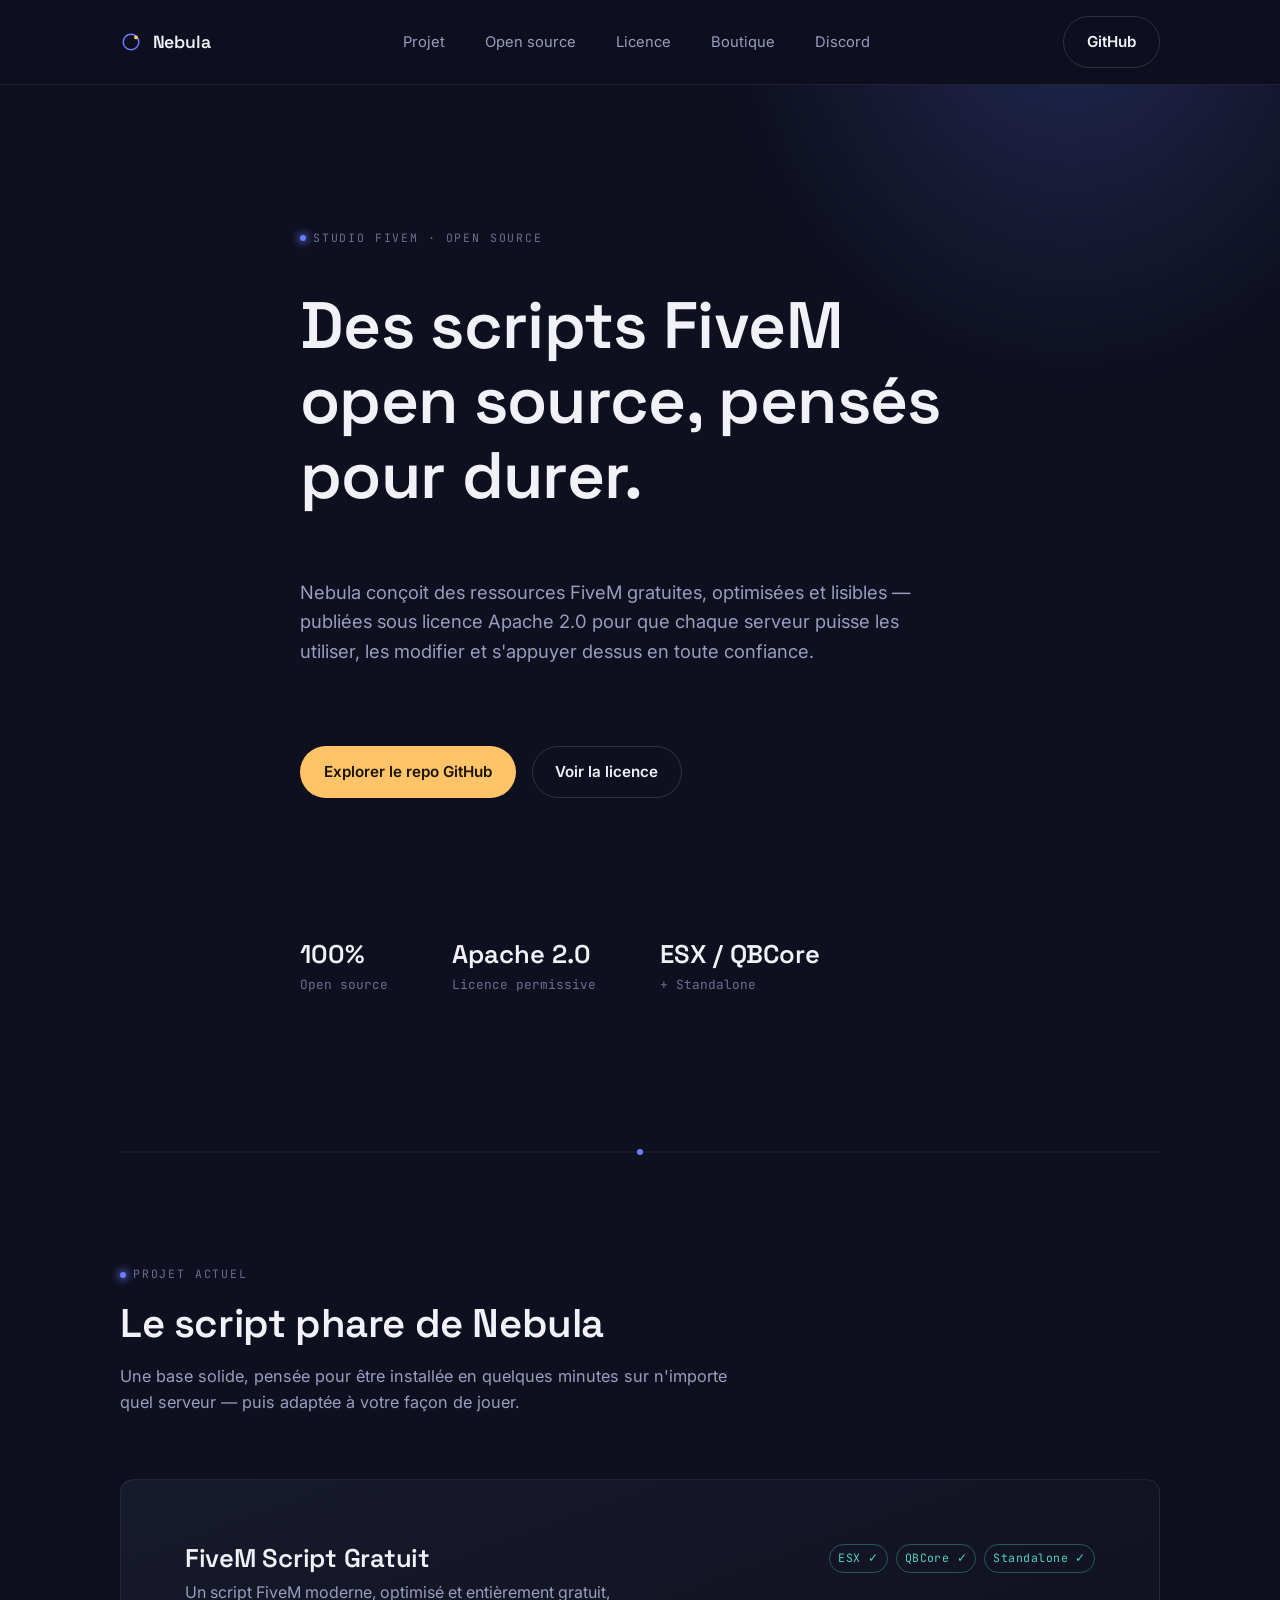
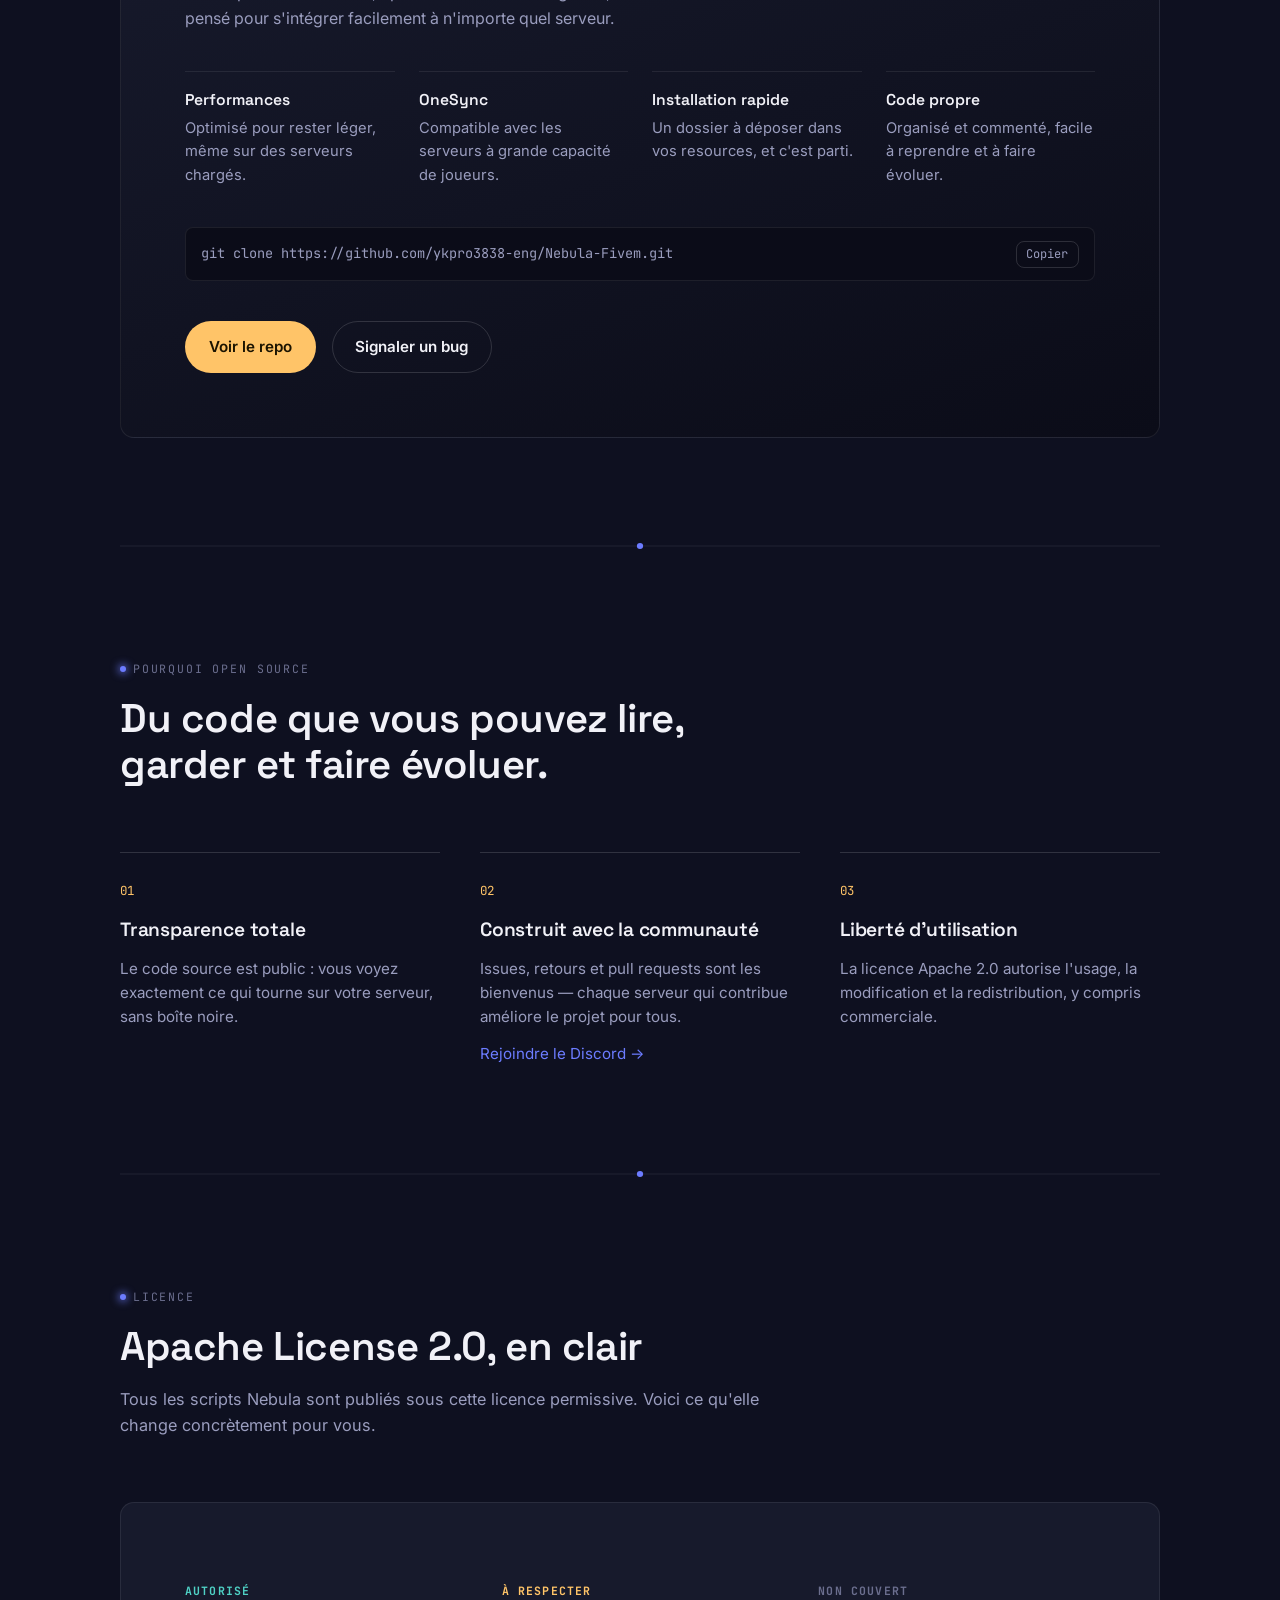
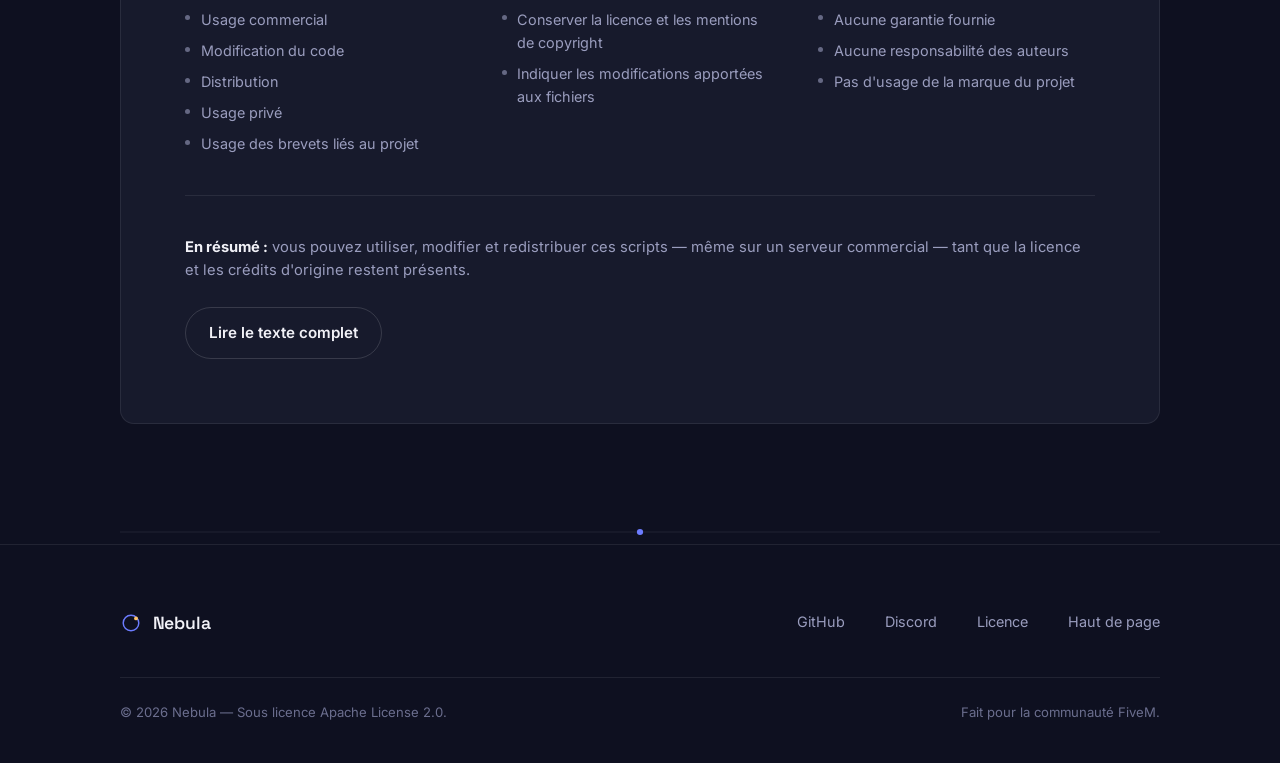
<file: index (1).html>
<!DOCTYPE html>
<html lang="fr">
<head>
<meta charset="UTF-8">
<meta name="viewport" content="width=device-width, initial-scale=1.0">
<title>Nebula — Scripts FiveM open source</title>
<meta name="description" content="Nebula développe des scripts FiveM open source, gratuits, optimisés et publiés sous licence Apache 2.0.">
<link rel="stylesheet" href="style.css">
</head>
<script src="main.js"></script>
<body>

<nav class="nav">
  <div class="wrap">
    <a href="#top" class="brand">
      <svg class="brand-mark" viewBox="0 0 24 24" aria-hidden="true">
        <circle cx="12" cy="12" r="8.5" fill="none" stroke="#6C7CFF" stroke-width="1.6"/>
        <circle cx="17.5" cy="7" r="2.1" fill="#FFC468"/>
      </svg>
      Nebula
    </a>
    <ul class="nav-links">
      <li><a href="#projet">Projet</a></li>
      <li><a href="#pourquoi">Open source</a></li>
      <li><a href="#licence">Licence</a></li>
      <li><a href="boutique.html">Boutique</a></li>
      <li><a href="https://discord.gg/nBd8UN7vT" target="_blank" rel="noopener">Discord</a></li>
    </ul>
    <div class="nav-actions">
      <a class="btn btn-ghost" href="https://github.com/ykpro3838-eng/Nebula-Fivem" target="_blank" rel="noopener">GitHub</a>
    </div>
    <button class="nav-toggle" aria-label="Menu">☰</button>
  </div>
</nav>

<header class="hero" id="top">
  <div class="hero-field" aria-hidden="true"></div>
  <div class="wrap hero-inner">
    <span class="eyebrow">Studio FiveM · Open source</span>
    <h1>Des scripts FiveM open source, pensés pour durer.</h1>
    <p class="lede">Nebula conçoit des ressources FiveM gratuites, optimisées et lisibles — publiées sous licence Apache 2.0 pour que chaque serveur puisse les utiliser, les modifier et s'appuyer dessus en toute confiance.</p>
    <div class="cta-row">
      <a class="btn btn-primary" href="https://github.com/ykpro3838-eng/Nebula-Fivem" target="_blank" rel="noopener">Explorer le repo GitHub</a>
      <a class="btn btn-ghost" href="#licence">Voir la licence</a>
    </div>
    <div class="hero-meta">
      <div><strong>100%</strong>Open source</div>
      <div><strong>Apache 2.0</strong>Licence permissive</div>
      <div><strong>ESX / QBCore</strong>+ Standalone</div>
    </div>
  </div>
</header>

<div class="wrap">
  <div class="constellation" aria-hidden="true">
    <svg viewBox="0 0 1000 24" preserveAspectRatio="none">
      <line class="line" x1="0" y1="12" x2="1000" y2="12"/>
      <circle class="node" cx="500" cy="12" r="3"/>
    </svg>
  </div>
</div>

<section id="projet">
  <div class="wrap">
    <div class="section-head">
      <span class="eyebrow">Projet actuel</span>
      <h2>Le script phare de Nebula</h2>
      <p>Une base solide, pensée pour être installée en quelques minutes sur n'importe quel serveur — puis adaptée à votre façon de jouer.</p>
    </div>

    <div class="project-card">
      <div class="project-top">
        <div>
          <h3>FiveM Script Gratuit</h3>
          <p class="project-tagline">Un script FiveM moderne, optimisé et entièrement gratuit, pensé pour s'intégrer facilement à n'importe quel serveur.</p>
        </div>
        <div class="badge-row">
          <span class="badge ok">ESX ✓</span>
          <span class="badge ok">QBCore ✓</span>
          <span class="badge ok">Standalone ✓</span>
        </div>
      </div>

      <div class="feature-grid">
        <div class="feature"><strong>Performances</strong>Optimisé pour rester léger, même sur des serveurs chargés.</div>
        <div class="feature"><strong>OneSync</strong>Compatible avec les serveurs à grande capacité de joueurs.</div>
        <div class="feature"><strong>Installation rapide</strong>Un dossier à déposer dans vos resources, et c'est parti.</div>
        <div class="feature"><strong>Code propre</strong>Organisé et commenté, facile à reprendre et à faire évoluer.</div>
      </div>

      <div class="code-row">
        <span>git clone https://github.com/ykpro3838-eng/Nebula-Fivem.git</span>
        <button class="copy-btn" data-copy="git clone https://github.com/ykpro3838-eng/Nebula-Fivem.git">Copier</button>
      </div>

      <div class="project-actions">
        <a class="btn btn-primary" href="https://github.com/ykpro3838-eng/Nebula-Fivem" target="_blank" rel="noopener">Voir le repo</a>
        <a class="btn btn-ghost" href="https://github.com/ykpro3838-eng/Nebula-Fivem/issues" target="_blank" rel="noopener">Signaler un bug</a>
      </div>
    </div>
  </div>
</section>

<div class="wrap">
  <div class="constellation" aria-hidden="true">
    <svg viewBox="0 0 1000 24" preserveAspectRatio="none">
      <line class="line" x1="0" y1="12" x2="1000" y2="12"/>
      <circle class="node" cx="500" cy="12" r="3"/>
    </svg>
  </div>
</div>

<section id="pourquoi">
  <div class="wrap">
    <div class="section-head">
      <span class="eyebrow">Pourquoi open source</span>
      <h2>Du code que vous pouvez lire, garder et faire évoluer.</h2>
    </div>
    <div class="values-grid">
      <div class="value-card">
        <span class="num">01</span>
        <h3>Transparence totale</h3>
        <p>Le code source est public : vous voyez exactement ce qui tourne sur votre serveur, sans boîte noire.</p>
      </div>
      <div class="value-card">
        <span class="num">02</span>
        <h3>Construit avec la communauté</h3>
        <p>Issues, retours et pull requests sont les bienvenus — chaque serveur qui contribue améliore le projet pour tous.</p>
        <p style="margin-top: 0.8em;"><a class="text-link" href="https://discord.gg/nBd8UN7vT" target="_blank" rel="noopener">Rejoindre le Discord →</a></p>
      </div>
      <div class="value-card">
        <span class="num">03</span>
        <h3>Liberté d'utilisation</h3>
        <p>La licence Apache 2.0 autorise l'usage, la modification et la redistribution, y compris commerciale.</p>
      </div>
    </div>
  </div>
</section>

<div class="wrap">
  <div class="constellation" aria-hidden="true">
    <svg viewBox="0 0 1000 24" preserveAspectRatio="none">
      <line class="line" x1="0" y1="12" x2="1000" y2="12"/>
      <circle class="node" cx="500" cy="12" r="3"/>
    </svg>
  </div>
</div>

<section id="licence">
  <div class="wrap">
    <div class="section-head">
      <span class="eyebrow">Licence</span>
      <h2>Apache License 2.0, en clair</h2>
      <p>Tous les scripts Nebula sont publiés sous cette licence permissive. Voici ce qu'elle change concrètement pour vous.</p>
    </div>

    <div class="license-panel">
      <div class="license-cols">
        <div class="license-col permissions">
          <h4>Autorisé</h4>
          <ul>
            <li>Usage commercial</li>
            <li>Modification du code</li>
            <li>Distribution</li>
            <li>Usage privé</li>
            <li>Usage des brevets liés au projet</li>
          </ul>
        </div>
        <div class="license-col conditions">
          <h4>À respecter</h4>
          <ul>
            <li>Conserver la licence et les mentions de copyright</li>
            <li>Indiquer les modifications apportées aux fichiers</li>
          </ul>
        </div>
        <div class="license-col limitations">
          <h4>Non couvert</h4>
          <ul>
            <li>Aucune garantie fournie</li>
            <li>Aucune responsabilité des auteurs</li>
            <li>Pas d'usage de la marque du projet</li>
          </ul>
        </div>
      </div>
      <div class="license-note">
        <p><strong>En résumé :</strong> vous pouvez utiliser, modifier et redistribuer ces scripts — même sur un serveur commercial — tant que la licence et les crédits d'origine restent présents.</p>
        <div class="project-actions" style="margin-top: 1.5rem;">
          <a class="btn btn-ghost" href="license.html">Lire le texte complet</a>
        </div>
      </div>
    </div>
  </div>
</section>

<div class="wrap">
  <div class="constellation" aria-hidden="true">
    <svg viewBox="0 0 1000 24" preserveAspectRatio="none">
      <line class="line" x1="0" y1="12" x2="1000" y2="12"/>
      <circle class="node" cx="500" cy="12" r="3"/>
    </svg>
  </div>
</div>

<footer>
  <div class="wrap">
    <div class="footer-top">
      <a href="#top" class="brand">
        <svg class="brand-mark" viewBox="0 0 24 24" aria-hidden="true">
          <circle cx="12" cy="12" r="8.5" fill="none" stroke="#6C7CFF" stroke-width="1.6"/>
          <circle cx="17.5" cy="7" r="2.1" fill="#FFC468"/>
        </svg>
        Nebula
      </a>
      <ul class="footer-links">
        <li><a href="https://github.com/ykpro3838-eng/Nebula-Fivem" target="_blank" rel="noopener">GitHub</a></li>
        <li><a href="https://discord.gg/nBd8UN7vT" target="_blank" rel="noopener">Discord</a></li>
        <li><a href="#licence">Licence</a></li>
        <li><a href="#top">Haut de page</a></li>
      </ul>
    </div>
    <div class="footer-bottom">
      <span>© 2026 Nebula — Sous licence Apache License 2.0.</span>
      <span>Fait pour la communauté FiveM.</span>
    </div>
  </div>
</footer>

<script src="main.js"></script>
</body>
</html>
</file>
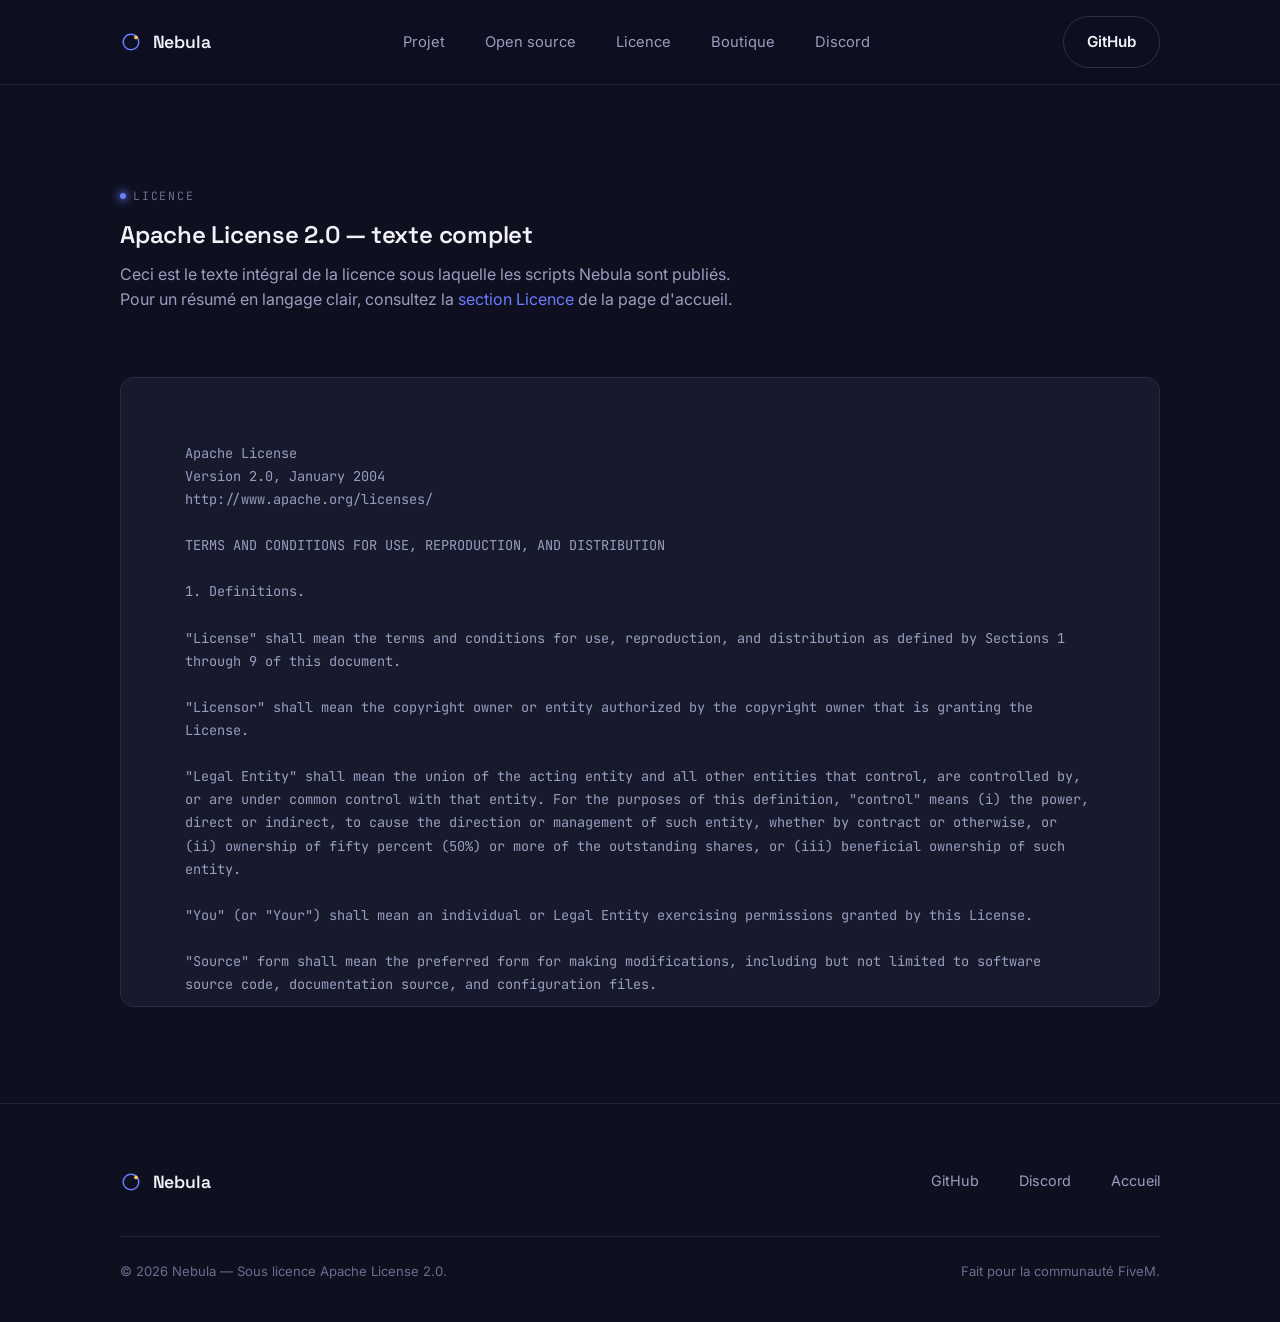
<file: license (1).html>
<!DOCTYPE html>
<html lang="fr">
<head>
<meta charset="UTF-8">
<meta name="viewport" content="width=device-width, initial-scale=1.0">
<title>Licence — Nebula</title>
<meta name="description" content="Texte complet de la licence Apache License 2.0 sous laquelle les scripts Nebula sont publiés.">
<link rel="stylesheet" href="style.css">
</head>
<body>

<nav class="nav">
  <div class="wrap">
    <a href="index.html" class="brand">
      <svg class="brand-mark" viewBox="0 0 24 24" aria-hidden="true">
        <circle cx="12" cy="12" r="8.5" fill="none" stroke="#6C7CFF" stroke-width="1.6"/>
        <circle cx="17.5" cy="7" r="2.1" fill="#FFC468"/>
      </svg>
      Nebula
    </a>
    <ul class="nav-links">
      <li><a href="index.html#projet">Projet</a></li>
      <li><a href="index.html#pourquoi">Open source</a></li>
      <li><a href="index.html#licence">Licence</a></li>
      <li><a href="boutique.html">Boutique</a></li>
      <li><a href="https://discord.gg/nBd8UN7vT" target="_blank" rel="noopener">Discord</a></li>
    </ul>
    <div class="nav-actions">
      <a class="btn btn-ghost" href="https://github.com/ykpro3838-eng/Nebula-Fivem" target="_blank" rel="noopener">GitHub</a>
    </div>
  </div>
</nav>

<section class="legal">
  <div class="wrap">
    <div class="legal-header">
      <span class="eyebrow">Licence</span>
      <h2 style="margin-top:0.6em;">Apache License 2.0 — texte complet</h2>
      <p style="margin-top:0.8em; color:var(--text-muted);">Ceci est le texte intégral de la licence sous laquelle les scripts Nebula sont publiés. Pour un résumé en langage clair, consultez la <a class="text-link" href="index.html#licence">section Licence</a> de la page d'accueil.</p>
    </div>

    <div class="legal-body">Apache License
Version 2.0, January 2004
http://www.apache.org/licenses/

TERMS AND CONDITIONS FOR USE, REPRODUCTION, AND DISTRIBUTION

1. Definitions.

"License" shall mean the terms and conditions for use, reproduction, and distribution as defined by Sections 1 through 9 of this document.

"Licensor" shall mean the copyright owner or entity authorized by the copyright owner that is granting the License.

"Legal Entity" shall mean the union of the acting entity and all other entities that control, are controlled by, or are under common control with that entity. For the purposes of this definition, "control" means (i) the power, direct or indirect, to cause the direction or management of such entity, whether by contract or otherwise, or (ii) ownership of fifty percent (50%) or more of the outstanding shares, or (iii) beneficial ownership of such entity.

"You" (or "Your") shall mean an individual or Legal Entity exercising permissions granted by this License.

"Source" form shall mean the preferred form for making modifications, including but not limited to software source code, documentation source, and configuration files.

"Object" form shall mean any form resulting from mechanical transformation or translation of a Source form, including but not limited to compiled object code, generated documentation, and conversions to other media types.

"Work" shall mean the work of authorship, whether in Source or Object form, made available under the License, as indicated by a copyright notice that is included in or attached to the work (an example is provided in the Appendix below).

"Derivative Works" shall mean any work, whether in Source or Object form, that is based on (or derived from) the Work and for which the editorial revisions, annotations, elaborations, or other modifications represent, as a whole, an original work of authorship. For the purposes of this License, Derivative Works shall not include works that remain separable from, or merely link (or bind by name) to the interfaces of, the Work and Derivative Works thereof.

"Contribution" shall mean any work of authorship, including the original version of the Work and any modifications or additions to that Work or Derivative Works thereof, that is intentionally submitted to Licensor for inclusion in the Work by the copyright owner or by an individual or Legal Entity authorized to submit on behalf of the copyright owner. For the purposes of this definition, "submitted" means any form of electronic, verbal, or written communication sent to the Licensor or its representatives, including but not limited to communication on electronic mailing lists, source code control systems, and issue tracking systems that are managed by, or on behalf of, the Licensor for the purpose of discussing and improving the Work, but excluding communication that is conspicuously marked or otherwise designated in writing by the copyright owner as "Not a Contribution."

"Contributor" shall mean Licensor and any individual or Legal Entity on behalf of whom a Contribution has been received by Licensor and subsequently incorporated within the Work.

2. Grant of Copyright License. Subject to the terms and conditions of this License, each Contributor hereby grants to You a perpetual, worldwide, non-exclusive, no-charge, royalty-free, irrevocable copyright license to reproduce, prepare Derivative Works of, publicly display, publicly perform, sublicense, and distribute the Work and such Derivative Works in Source or Object form.

3. Grant of Patent License. Subject to the terms and conditions of this License, each Contributor hereby grants to You a perpetual, worldwide, non-exclusive, no-charge, royalty-free, irrevocable (except as stated in this section) patent license to make, have made, use, offer to sell, sell, import, and otherwise transfer the Work, where such license applies only to those patent claims licensable by such Contributor that are necessarily infringed by their Contribution(s) alone or by combination of their Contribution(s) with the Work to which such Contribution(s) was submitted. If You institute patent litigation against any entity (including a cross-claim or counterclaim in a lawsuit) alleging that the Work or a Contribution incorporated within the Work constitutes direct or contributory patent infringement, then any patent licenses granted to You under this License for that Work shall terminate as of the date such litigation is filed.

4. Redistribution. You may reproduce and distribute copies of the Work or Derivative Works thereof in any medium, with or without modifications, and in Source or Object form, provided that You meet the following conditions:

(a) You must give any other recipients of the Work or Derivative Works a copy of this License; and

(b) You must cause any modified files to carry prominent notices stating that You changed the files; and

(c) You must retain, in the Source form of any Derivative Works that You distribute, all copyright, patent, trademark, and attribution notices from the Source form of the Work, excluding those notices that do not pertain to any part of the Derivative Works; and

(d) If the Work includes a "NOTICE" text file as part of its distribution, then any Derivative Works that You distribute must include a readable copy of the attribution notices contained within such NOTICE file, excluding those notices that do not pertain to any part of the Derivative Works, in at least one of the following places: within a NOTICE text file distributed as part of the Derivative Works; within the Source form or documentation, if provided along with the Derivative Works; or, within a display generated by the Derivative Works, if and wherever such third-party notices normally appear. The contents of the NOTICE file are for informational purposes only and do not modify the License. You may add Your own attribution notices within Derivative Works that You distribute, alongside or as an addendum to the NOTICE text from the Work, provided that such additional attribution notices cannot be construed as modifying the License.

You may add Your own copyright statement to Your modifications and may provide additional or different license terms and conditions for use, reproduction, or distribution of Your modifications, or for any such Derivative Works as a whole, provided Your use, reproduction, and distribution of the Work otherwise complies with the conditions stated in this License.

5. Submission of Contributions. Unless You explicitly state otherwise, any Contribution intentionally submitted for inclusion in the Work by You to the Licensor shall be under the terms and conditions of this License, without any additional terms or conditions. Notwithstanding the above, nothing herein shall supersede or modify the terms of any separate license agreement you may have executed with Licensor regarding such Contributions.

6. Trademarks. This License does not grant permission to use the trade names, trademarks, service marks, or product names of the Licensor, except as required for reasonable and customary use in describing the origin of the Work and reproducing the content of the NOTICE file.

7. Disclaimer of Warranty. Unless required by applicable law or agreed to in writing, Licensor provides the Work (and each Contributor provides its Contributions) on an "AS IS" BASIS, WITHOUT WARRANTIES OR CONDITIONS OF ANY KIND, either express or implied, including, without limitation, any warranties or conditions of TITLE, NON-INFRINGEMENT, MERCHANTABILITY, or FITNESS FOR A PARTICULAR PURPOSE. You are solely responsible for determining the appropriateness of using or redistributing the Work and assume any risks associated with Your exercise of permissions under this License.

8. Limitation of Liability. In no event and under no legal theory, whether in tort (including negligence), contract, or otherwise, unless required by applicable law (such as deliberate and grossly negligent acts) or agreed to in writing, shall any Contributor be liable to You for damages, including any direct, indirect, special, incidental, or consequential damages of any character arising as a result of this License or out of the use or inability to use the Work (including but not limited to damages for loss of goodwill, work stoppage, computer failure or malfunction, or any and all other commercial damages or losses), even if such Contributor has been advised of the possibility of such damages.

9. Accepting Warranty or Additional Liability. While redistributing the Work or Derivative Works thereof, You may choose to offer, and charge a fee for, acceptance of support, warranty, indemnity, or other liability obligations and/or rights consistent with this License. However, in accepting such obligations, You may act only on Your own behalf and on Your sole responsibility, not on behalf of any other Contributor, and only if You agree to indemnify, defend, and hold each Contributor harmless for any liability incurred by, or claims asserted against, such Contributor by reason of your accepting any such warranty or additional liability.

END OF TERMS AND CONDITIONS

APPENDIX: How to apply the Apache License to your work.

To apply the Apache License to your work, attach the following boilerplate notice, with the fields enclosed by brackets "[]" replaced with your own identifying information. (Don't include the brackets!) The text should be enclosed in the appropriate comment syntax for the file format. We also recommend that a file or class name and description of purpose be included on the same "printed page" as the copyright notice for easier identification within third-party archives.

Copyright 2026 Yanni Krokos

Licensed under the Apache License, Version 2.0 (the "License");
you may not use this file except in compliance with the License.
You may obtain a copy of the License at

    http://www.apache.org/licenses/LICENSE-2.0

Unless required by applicable law or agreed to in writing, software
distributed under the License is distributed on an "AS IS" BASIS,
WITHOUT WARRANTIES OR CONDITIONS OF ANY KIND, either express or implied.
See the License for the specific language governing permissions and
limitations under the License.</div>
  </div>
</section>

<footer>
  <div class="wrap">
    <div class="footer-top">
      <a href="index.html" class="brand">
        <svg class="brand-mark" viewBox="0 0 24 24" aria-hidden="true">
          <circle cx="12" cy="12" r="8.5" fill="none" stroke="#6C7CFF" stroke-width="1.6"/>
          <circle cx="17.5" cy="7" r="2.1" fill="#FFC468"/>
        </svg>
        Nebula
      </a>
      <ul class="footer-links">
        <li><a href="https://github.com/ykpro3838-eng/Nebula-Fivem" target="_blank" rel="noopener">GitHub</a></li>
        <li><a href="https://discord.gg/nBd8UN7vT" target="_blank" rel="noopener">Discord</a></li>
        <li><a href="index.html">Accueil</a></li>
      </ul>
    </div>
    <div class="footer-bottom">
      <span>© 2026 Nebula — Sous licence Apache License 2.0.</span>
      <span>Fait pour la communauté FiveM.</span>
    </div>
  </div>
</footer>

</body>
</html>
</file>
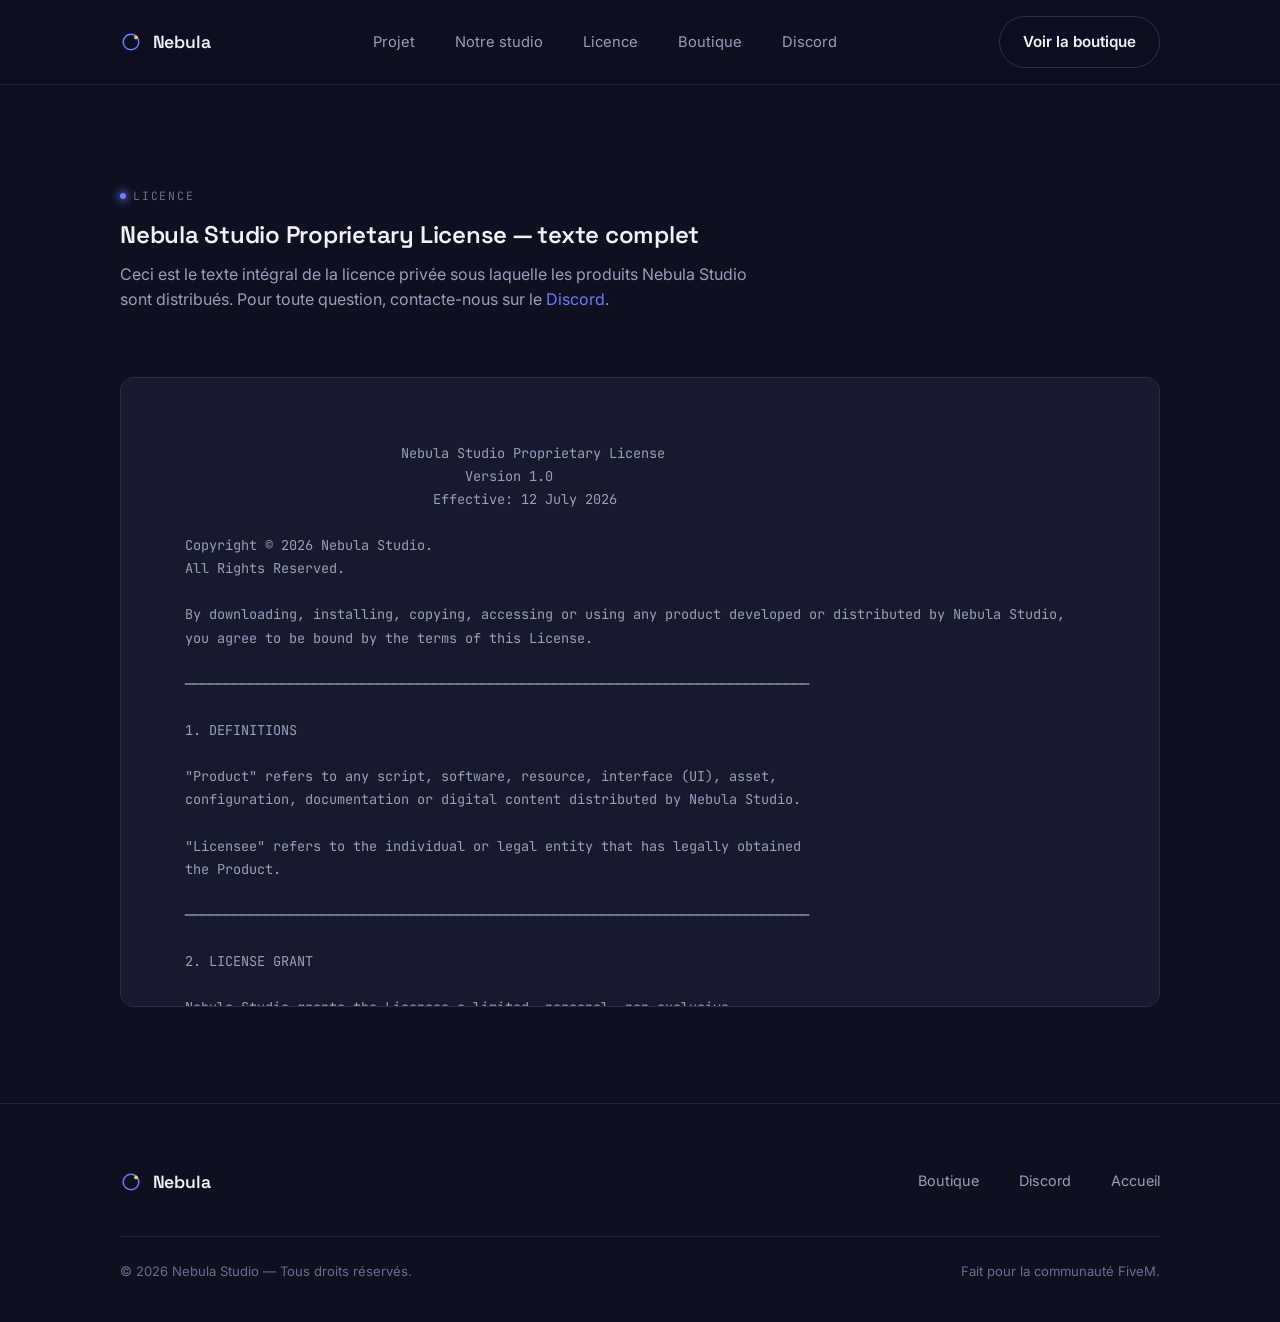
<file: license (2).html>
<!DOCTYPE html>
<html lang="fr">
<head>
<meta charset="UTF-8">
<meta name="viewport" content="width=device-width, initial-scale=1.0">
<title>Licence — Nebula</title>
<meta name="description" content="Nebula Studio Proprietary License — licence privée sous laquelle les produits Nebula Studio sont distribués.">
<link rel="stylesheet" href="style.css">
</head>
<body>

<nav class="nav">
  <div class="wrap">
    <a href="index.html" class="brand">
      <svg class="brand-mark" viewBox="0 0 24 24" aria-hidden="true">
        <circle cx="12" cy="12" r="8.5" fill="none" stroke="#6C7CFF" stroke-width="1.6"/>
        <circle cx="17.5" cy="7" r="2.1" fill="#FFC468"/>
      </svg>
      Nebula
    </a>
    <ul class="nav-links">
      <li><a href="index.html#projet">Projet</a></li>
      <li><a href="index.html#pourquoi">Notre studio</a></li>
      <li><a href="index.html#licence">Licence</a></li>
      <li><a href="boutique.html">Boutique</a></li>
      <li><a href="https://discord.gg/nBd8UN7vT" target="_blank" rel="noopener">Discord</a></li>
    </ul>
    <div class="nav-actions">
      <a class="btn btn-ghost" href="boutique.html">Voir la boutique</a>
    </div>
  </div>
</nav>

<section class="legal">
  <div class="wrap">
    <div class="legal-header">
      <span class="eyebrow">Licence</span>
      <h2 style="margin-top:0.6em;">Nebula Studio Proprietary License — texte complet</h2>
      <p style="margin-top:0.8em; color:var(--text-muted);">Ceci est le texte intégral de la licence privée sous laquelle les produits Nebula Studio sont distribués. Pour toute question, contacte-nous sur le <a class="text-link" href="https://discord.gg/nBd8UN7vT" target="_blank" rel="noopener">Discord</a>.</p>
    </div>

    <div class="legal-body">                           Nebula Studio Proprietary License
                                   Version 1.0
                               Effective: 12 July 2026

Copyright © 2026 Nebula Studio.
All Rights Reserved.

By downloading, installing, copying, accessing or using any product developed or distributed by Nebula Studio, you agree to be bound by the terms of this License.

──────────────────────────────────────────────────────────────────────────────

1. DEFINITIONS

"Product" refers to any script, software, resource, interface (UI), asset,
configuration, documentation or digital content distributed by Nebula Studio.

"Licensee" refers to the individual or legal entity that has legally obtained
the Product.

──────────────────────────────────────────────────────────────────────────────

2. LICENSE GRANT

Nebula Studio grants the Licensee a limited, personal, non-exclusive,
non-transferable and revocable license to:

• Install the Product.
• Use the Product on one or more FiveM servers owned or managed by the Licensee.
• Modify the Product exclusively for internal use.

Ownership of the Product remains exclusively with Nebula Studio.

──────────────────────────────────────────────────────────────────────────────

3. RESTRICTIONS

Unless prior written authorization has been obtained from Nebula Studio, the
Licensee may NOT:

• Sell or resell the Product.
• Redistribute the Product in any form.
• Upload the Product to GitHub, GitLab, Discord, Tebex or any other platform.
• Share the Product with third parties.
• Remove, modify or hide any copyright notice or credits.
• Claim ownership or authorship of the Product.
• Include the Product in another commercial or free package.
• Publish the source code publicly.

──────────────────────────────────────────────────────────────────────────────

4. INTELLECTUAL PROPERTY

All intellectual property rights remain the exclusive property of
Nebula Studio.

Purchasing or downloading a Product does NOT transfer ownership.

──────────────────────────────────────────────────────────────────────────────

5. UPDATES

Nebula Studio may release updates, improvements or fixes at its sole discretion.

No update schedule is guaranteed.

──────────────────────────────────────────────────────────────────────────────

6. SUPPORT

Technical support is provided exclusively through the official Nebula Studio
Discord server.

Support does not cover:

• Third-party modifications.
• Server configuration issues.
• Conflicts caused by external resources.

──────────────────────────────────────────────────────────────────────────────

7. WARRANTY DISCLAIMER

The Product is provided "AS IS" without any express or implied warranty.

Nebula Studio does not guarantee uninterrupted or error-free operation.

──────────────────────────────────────────────────────────────────────────────

8. LIMITATION OF LIABILITY

Nebula Studio shall not be liable for any indirect, incidental, consequential
or financial damages resulting from the use or inability to use the Product.

──────────────────────────────────────────────────────────────────────────────

9. TERMINATION

Any violation of this License immediately terminates all rights granted to the
Licensee.

Nebula Studio reserves the right to permanently revoke access to its Products
and Services.

──────────────────────────────────────────────────────────────────────────────

10. COPYRIGHT

Copyright © 2026 Nebula Studio.
All Rights Reserved.

Unauthorized reproduction, distribution or commercial exploitation of this
Product is strictly prohibited.

──────────────────────────────────────────────────────────────────────────────

11. CONTACT

Official Discord:
https://discord.gg/TONLIEN

GitHub:
https://github.com/ykpro3838-eng

──────────────────────────────────────────────────────────────────────────────

Nebula Studio
Developing tomorrow's FiveM resources.</div>
  </div>
</section>

<footer>
  <div class="wrap">
    <div class="footer-top">
      <a href="index.html" class="brand">
        <svg class="brand-mark" viewBox="0 0 24 24" aria-hidden="true">
          <circle cx="12" cy="12" r="8.5" fill="none" stroke="#6C7CFF" stroke-width="1.6"/>
          <circle cx="17.5" cy="7" r="2.1" fill="#FFC468"/>
        </svg>
        Nebula
      </a>
      <ul class="footer-links">
        <li><a href="boutique.html">Boutique</a></li>
        <li><a href="https://discord.gg/nBd8UN7vT" target="_blank" rel="noopener">Discord</a></li>
        <li><a href="index.html">Accueil</a></li>
      </ul>
    </div>
    <div class="footer-bottom">
      <span>© 2026 Nebula Studio — Tous droits réservés.</span>
      <span>Fait pour la communauté FiveM.</span>
    </div>
  </div>
</footer>

</body>
</html>
</file>
<file: style.css>
/* ==========================================================================
   NEBULA — Design tokens
   ========================================================================== */
@import url('https://fonts.googleapis.com/css2?family=Space+Grotesk:wght@500;600;700&family=Inter:wght@400;500;600&family=JetBrains+Mono:wght@400;500&display=swap');

:root{
  /* colors */
  --bg:            #0E1020;
  --bg-alt:        #0B0C18;
  --panel:         #171A2C;
  --panel-2:       #1E2238;
  --border:        rgba(255,255,255,0.08);
  --border-strong: rgba(255,255,255,0.14);
  --text:          #F1F1F7;
  --text-muted:    #9A9DBE;
  --text-faint:    #6B6E8E;
  --nebula-1:      #6C7CFF;
  --nebula-2:      #B27CFF;
  --nebula-3:      #4FD1C5;
  --star:          #FFC468;
  --star-dim:      #C98F3F;

  /* type */
  --font-display: 'Space Grotesk', 'Segoe UI', sans-serif;
  --font-body:    'Inter', 'Segoe UI', sans-serif;
  --font-mono:    'JetBrains Mono', 'Courier New', monospace;

  /* layout */
  --content-width: 1120px;
  --space-1: 0.5rem;
  --space-2: 1rem;
  --space-3: 1.5rem;
  --space-4: 2.5rem;
  --space-5: 4rem;
  --space-6: 6rem;
  --space-7: 9rem;
  --radius: 14px;
  --radius-sm: 8px;
}

@media (max-width: 720px){
  :root{
    --space-6: 4rem;
    --space-7: 5rem;
  }
}

*, *::before, *::after{ box-sizing: border-box; }

html{ scroll-behavior: smooth; }
@media (prefers-reduced-motion: reduce){
  html{ scroll-behavior: auto; }
  *, *::before, *::after{
    animation-duration: 0.001ms !important;
    animation-iteration-count: 1 !important;
    transition-duration: 0.001ms !important;
    scroll-behavior: auto !important;
  }
}

body{
  margin: 0;
  background: var(--bg);
  color: var(--text);
  font-family: var(--font-body);
  font-size: 16px;
  line-height: 1.6;
  -webkit-font-smoothing: antialiased;
}

h1, h2, h3{
  font-family: var(--font-display);
  font-weight: 600;
  line-height: 1.15;
  margin: 0;
  letter-spacing: -0.01em;
}

p{ margin: 0; }

a{ color: inherit; text-decoration: none; }

img, svg{ display: block; max-width: 100%; }

.wrap{
  max-width: var(--content-width);
  margin: 0 auto;
  padding: 0 var(--space-4);
}

@media (max-width: 640px){
  .wrap{ padding: 0 var(--space-3); }
}

/* focus visibility */
a:focus-visible,
button:focus-visible{
  outline: 2px solid var(--nebula-1);
  outline-offset: 3px;
  border-radius: 4px;
}

/* ==========================================================================
   Eyebrow / mono labels
   ========================================================================== */
.eyebrow{
  display: inline-flex;
  align-items: center;
  gap: 0.6em;
  font-family: var(--font-mono);
  font-size: 0.72rem;
  letter-spacing: 0.16em;
  text-transform: uppercase;
  color: var(--text-faint);
}
.eyebrow::before{
  content: "";
  width: 6px;
  height: 6px;
  border-radius: 50%;
  background: var(--nebula-1);
  box-shadow: 0 0 8px 1px var(--nebula-1);
}

/* ==========================================================================
   Inline text link
   ========================================================================== */
.text-link{
  color: var(--nebula-1);
  border-bottom: 1px solid transparent;
  transition: border-color 0.2s ease, color 0.2s ease;
}
.text-link:hover{
  color: #8B98FF;
  border-bottom-color: currentColor;
}

/* ==========================================================================
   Buttons
   ========================================================================== */
.btn{
  display: inline-flex;
  align-items: center;
  gap: 0.5em;
  font-family: var(--font-body);
  font-weight: 600;
  font-size: 0.95rem;
  padding: 0.85em 1.5em;
  border-radius: 999px;
  border: 1px solid transparent;
  cursor: pointer;
  transition: transform 0.15s ease, background 0.2s ease, border-color 0.2s ease;
  white-space: nowrap;
}
.btn:hover{ transform: translateY(-1px); }

.btn-primary{
  background: var(--star);
  color: #1A1300;
}
.btn-primary:hover{ background: #FFD68A; }

.btn-ghost{
  background: transparent;
  border-color: var(--border-strong);
  color: var(--text);
}
.btn-ghost:hover{ border-color: var(--nebula-1); }

/* ==========================================================================
   Nav
   ========================================================================== */
.nav{
  position: sticky;
  top: 0;
  z-index: 40;
  background: rgba(14,16,32,0.72);
  backdrop-filter: blur(10px);
  border-bottom: 1px solid var(--border);
}
.nav .wrap{
  display: flex;
  align-items: center;
  justify-content: space-between;
  padding-top: var(--space-2);
  padding-bottom: var(--space-2);
}
.brand{
  display: flex;
  align-items: center;
  gap: 0.6em;
  font-family: var(--font-display);
  font-weight: 600;
  font-size: 1.1rem;
  letter-spacing: -0.01em;
}
.brand-mark{ width: 22px; height: 22px; }

.nav-links{
  display: flex;
  align-items: center;
  gap: var(--space-4);
  list-style: none;
  margin: 0;
  padding: 0;
}
.nav-links a{
  font-size: 0.92rem;
  color: var(--text-muted);
  transition: color 0.2s ease;
}
.nav-links a:hover{ color: var(--text); }

.nav-actions{ display: flex; align-items: center; gap: var(--space-3); }

.nav-toggle{
  display: none;
  background: none;
  border: 1px solid var(--border-strong);
  border-radius: var(--radius-sm);
  color: var(--text);
  padding: 0.5em 0.7em;
}

@media (max-width: 780px){
  .nav-links{ display: none; }
  .nav-links.is-open{
    display: flex;
    position: absolute;
    top: 100%;
    left: 0;
    right: 0;
    flex-direction: column;
    gap: 0;
    background: var(--bg-alt);
    border-bottom: 1px solid var(--border);
    padding: var(--space-2) var(--space-3);
  }
  .nav-links.is-open a{
    display: block;
    padding: 0.8em 0;
    border-bottom: 1px solid var(--border);
  }
  .nav-toggle{ display: inline-flex; }
}

/* ==========================================================================
   Hero
   ========================================================================== */
.hero{
  position: relative;
  overflow: hidden;
  padding-top: var(--space-7);
  padding-bottom: var(--space-7);
  isolation: isolate;
}

.hero-field{
  position: absolute;
  inset: -20% -10%;
  z-index: -2;
  background: radial-gradient(32% 38% at 78% 8%, rgba(108,124,255,0.22), transparent 70%);
  filter: blur(14px);
}

.hero-inner{
  display: grid;
  gap: var(--space-4);
  max-width: 760px;
}

.hero h1{
  font-size: clamp(2.3rem, 4.4vw + 1rem, 4.1rem);
}
.hero .lede{
  margin-top: var(--space-3);
  font-size: 1.15rem;
  color: var(--text-muted);
  max-width: 52ch;
}
.hero .cta-row{
  margin-top: var(--space-4);
  display: flex;
  flex-wrap: wrap;
  gap: var(--space-2);
}

.hero-meta{
  margin-top: var(--space-6);
  display: flex;
  flex-wrap: wrap;
  gap: var(--space-5);
  font-family: var(--font-mono);
  font-size: 0.8rem;
  color: var(--text-faint);
}
.hero-meta strong{
  display: block;
  font-family: var(--font-display);
  font-size: 1.6rem;
  color: var(--text);
  font-weight: 600;
}

/* ==========================================================================
   Constellation divider (signature element)
   ========================================================================== */
.constellation{
  width: 100%;
  height: 24px;
  margin: 0;
}
.constellation svg{ width: 100%; height: 100%; }
.constellation .line{
  stroke: var(--border);
  stroke-width: 1;
}
.constellation .node{ fill: var(--nebula-1); }

/* ==========================================================================
   Section scaffolding
   ========================================================================== */
section{ padding: var(--space-6) 0; }

.section-head{
  max-width: 640px;
  margin-bottom: var(--space-5);
}
.section-head h2{
  margin-top: var(--space-2);
  font-size: clamp(1.7rem, 2.4vw + 1rem, 2.5rem);
}
.section-head p{
  margin-top: var(--space-2);
  color: var(--text-muted);
  font-size: 1.02rem;
}

/* ==========================================================================
   Project / flagship card
   ========================================================================== */
.project-card{
  border: 1px solid var(--border);
  background: linear-gradient(160deg, var(--panel), var(--bg-alt));
  border-radius: var(--radius);
  padding: var(--space-5);
  display: grid;
  gap: var(--space-4);
}

.project-top{
  display: flex;
  flex-wrap: wrap;
  justify-content: space-between;
  align-items: flex-start;
  gap: var(--space-3);
}
.project-top h3{ font-size: 1.6rem; }
.project-tagline{ color: var(--text-muted); margin-top: 0.4em; max-width: 46ch; }

.badge-row{ display: flex; flex-wrap: wrap; gap: 0.5em; }
.badge{
  font-family: var(--font-mono);
  font-size: 0.72rem;
  letter-spacing: 0.04em;
  padding: 0.35em 0.7em;
  border-radius: 999px;
  border: 1px solid var(--border-strong);
  color: var(--text-muted);
}
.badge.ok{ color: var(--nebula-3); border-color: rgba(79,209,197,0.35); }

.feature-grid{
  display: grid;
  grid-template-columns: repeat(4, 1fr);
  gap: var(--space-3);
}
@media (max-width: 900px){ .feature-grid{ grid-template-columns: repeat(2, 1fr); } }
@media (max-width: 480px){ .feature-grid{ grid-template-columns: 1fr; } }

.feature{
  border-top: 1px solid var(--border);
  padding-top: var(--space-2);
  font-size: 0.92rem;
  color: var(--text-muted);
}
.feature strong{
  display: block;
  font-family: var(--font-display);
  color: var(--text);
  font-size: 0.98rem;
  font-weight: 600;
  margin-bottom: 0.2em;
}

.code-row{
  display: flex;
  align-items: center;
  justify-content: space-between;
  gap: var(--space-2);
  background: var(--bg-alt);
  border: 1px solid var(--border);
  border-radius: var(--radius-sm);
  padding: 0.9em 1.1em;
  font-family: var(--font-mono);
  font-size: 0.85rem;
  color: var(--text-muted);
  overflow-x: auto;
}
.copy-btn{
  flex: none;
  background: none;
  border: 1px solid var(--border-strong);
  color: var(--text-muted);
  border-radius: var(--radius-sm);
  padding: 0.4em 0.8em;
  font-family: var(--font-mono);
  font-size: 0.75rem;
  cursor: pointer;
  transition: color 0.2s ease, border-color 0.2s ease;
}
.copy-btn:hover{ color: var(--text); border-color: var(--nebula-1); }

.project-actions{ display: flex; flex-wrap: wrap; gap: var(--space-2); }

/* ==========================================================================
   Values / three columns
   ========================================================================== */
.values-grid{
  display: grid;
  grid-template-columns: repeat(3, 1fr);
  gap: var(--space-4);
}
@media (max-width: 860px){ .values-grid{ grid-template-columns: 1fr; } }

.value-card{
  border-top: 1px solid var(--border-strong);
  padding-top: var(--space-3);
}
.value-card .num{
  font-family: var(--font-mono);
  font-size: 0.78rem;
  color: var(--star);
}
.value-card h3{
  margin-top: var(--space-2);
  font-size: 1.2rem;
}
.value-card p{
  margin-top: var(--space-2);
  color: var(--text-muted);
  font-size: 0.95rem;
}

/* ==========================================================================
   License section
   ========================================================================== */
.license-panel{
  border: 1px solid var(--border);
  border-radius: var(--radius);
  background: var(--panel);
  padding: var(--space-5);
  display: grid;
  gap: var(--space-4);
}

.license-cols{
  display: grid;
  grid-template-columns: repeat(3, 1fr);
  gap: var(--space-4);
}
@media (max-width: 720px){
  .license-cols{ grid-template-columns: 1fr; gap: var(--space-3); }
}

.license-note{
  padding-top: var(--space-4);
  border-top: 1px solid var(--border);
  font-size: 0.92rem;
  color: var(--text-muted);
}
.license-col h4{
  font-family: var(--font-mono);
  font-size: 0.72rem;
  letter-spacing: 0.1em;
  text-transform: uppercase;
  margin-bottom: 0.6em;
}
.license-col.permissions h4{ color: var(--nebula-3); }
.license-col.conditions h4{ color: var(--star); }
.license-col.limitations h4{ color: var(--text-faint); }

.license-col ul{
  margin: 0;
  padding: 0;
  list-style: none;
  display: grid;
  gap: 0.5em;
}
.license-col li{
  font-size: 0.9rem;
  color: var(--text-muted);
  padding-left: 1.1em;
  position: relative;
}
.license-col li::before{
  content: "";
  position: absolute;
  left: 0;
  top: 0.55em;
  width: 5px;
  height: 5px;
  border-radius: 50%;
  background: currentColor;
  opacity: 0.6;
}

.license-note strong{ color: var(--text); }

/* ==========================================================================
   Footer
   ========================================================================== */
footer{
  border-top: 1px solid var(--border);
  padding: var(--space-5) 0 var(--space-4);
}
.footer-top{
  display: flex;
  flex-wrap: wrap;
  justify-content: space-between;
  gap: var(--space-4);
}
.footer-links{
  display: flex;
  gap: var(--space-4);
  list-style: none;
  margin: 0;
  padding: 0;
}
.footer-links a{
  color: var(--text-muted);
  font-size: 0.9rem;
  transition: color 0.2s ease;
}
.footer-links a:hover{ color: var(--text); }
.footer-bottom{
  margin-top: var(--space-4);
  padding-top: var(--space-3);
  border-top: 1px solid var(--border);
  display: flex;
  flex-wrap: wrap;
  justify-content: space-between;
  gap: var(--space-2);
  font-size: 0.82rem;
  color: var(--text-faint);
}

/* ==========================================================================
   License page specific
   ========================================================================== */
.legal{
  padding-top: var(--space-6);
  padding-bottom: var(--space-6);
}
.legal-header{ max-width: 640px; margin-bottom: var(--space-5); }
.legal-body{
  border: 1px solid var(--border);
  background: var(--panel);
  border-radius: var(--radius);
  padding: var(--space-5);
  font-family: var(--font-mono);
  font-size: 0.85rem;
  line-height: 1.7;
  color: var(--text-muted);
  white-space: pre-wrap;
  max-height: 70vh;
  overflow-y: auto;




  /* ===========================
   Boutique
=========================== */

.shop-grid{
display:grid;
grid-template-columns:repeat(auto-fit,minmax(300px,1fr));
gap:30px;
}

.shop-card{
background:var(--panel);
border:1px solid var(--border);
border-radius:16px;
overflow:hidden;
transition:.25s;
display:flex;
flex-direction:column;
}

.shop-card:hover{
transform:translateY(-6px);
border-color:var(--nebula-1);
box-shadow:0 0 35px rgba(108,124,255,.15);
}

.shop-card img{
width:100%;
height:190px;
object-fit:cover;
}

.shop-content{
padding:25px;
display:flex;
flex-direction:column;
gap:15px;
flex:1;
}

.shop-title{
font-size:1.3rem;
font-family:var(--font-display);
}

.shop-price{
font-size:1.6rem;
font-weight:700;
color:var(--star);
}

.shop-desc{
color:var(--text-muted);
line-height:1.6;
}

.shop-content .btn{
margin-top:auto;
width:100%;
justify-content:center;
}
}
</file>
